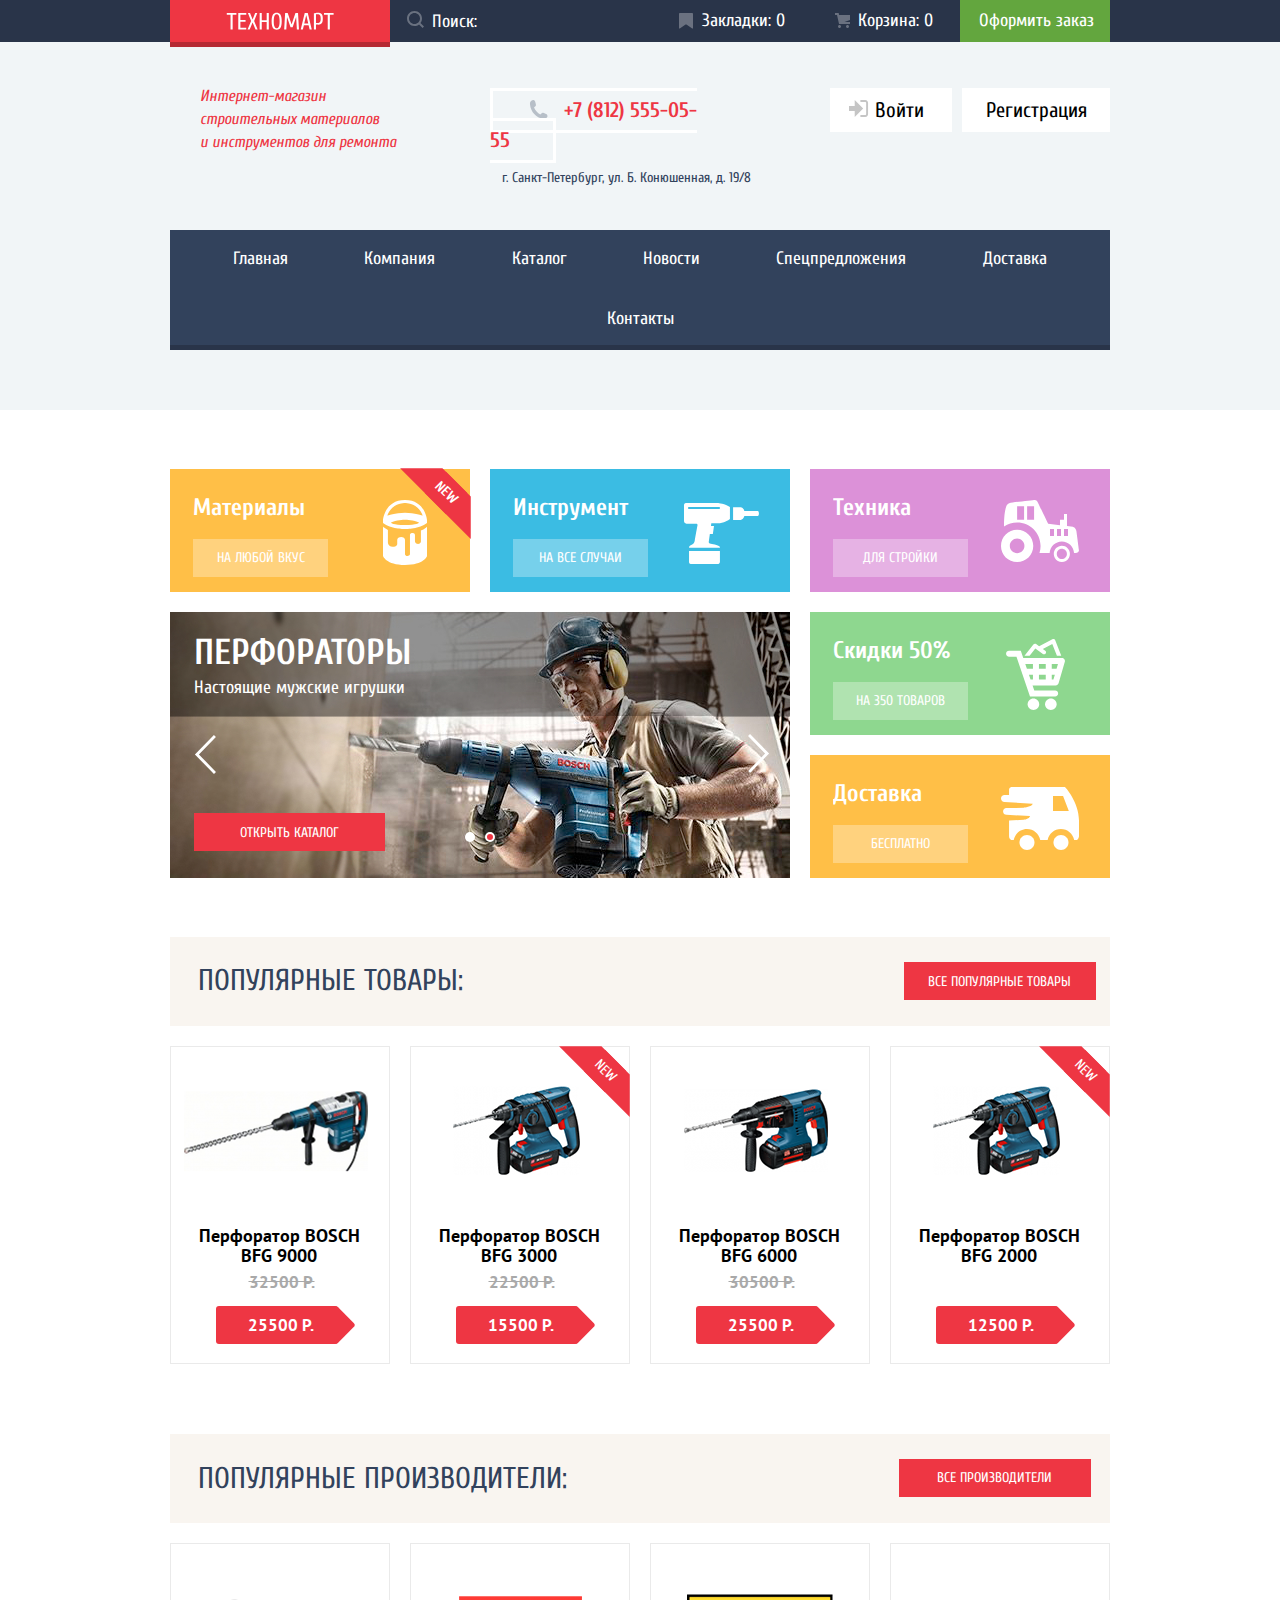
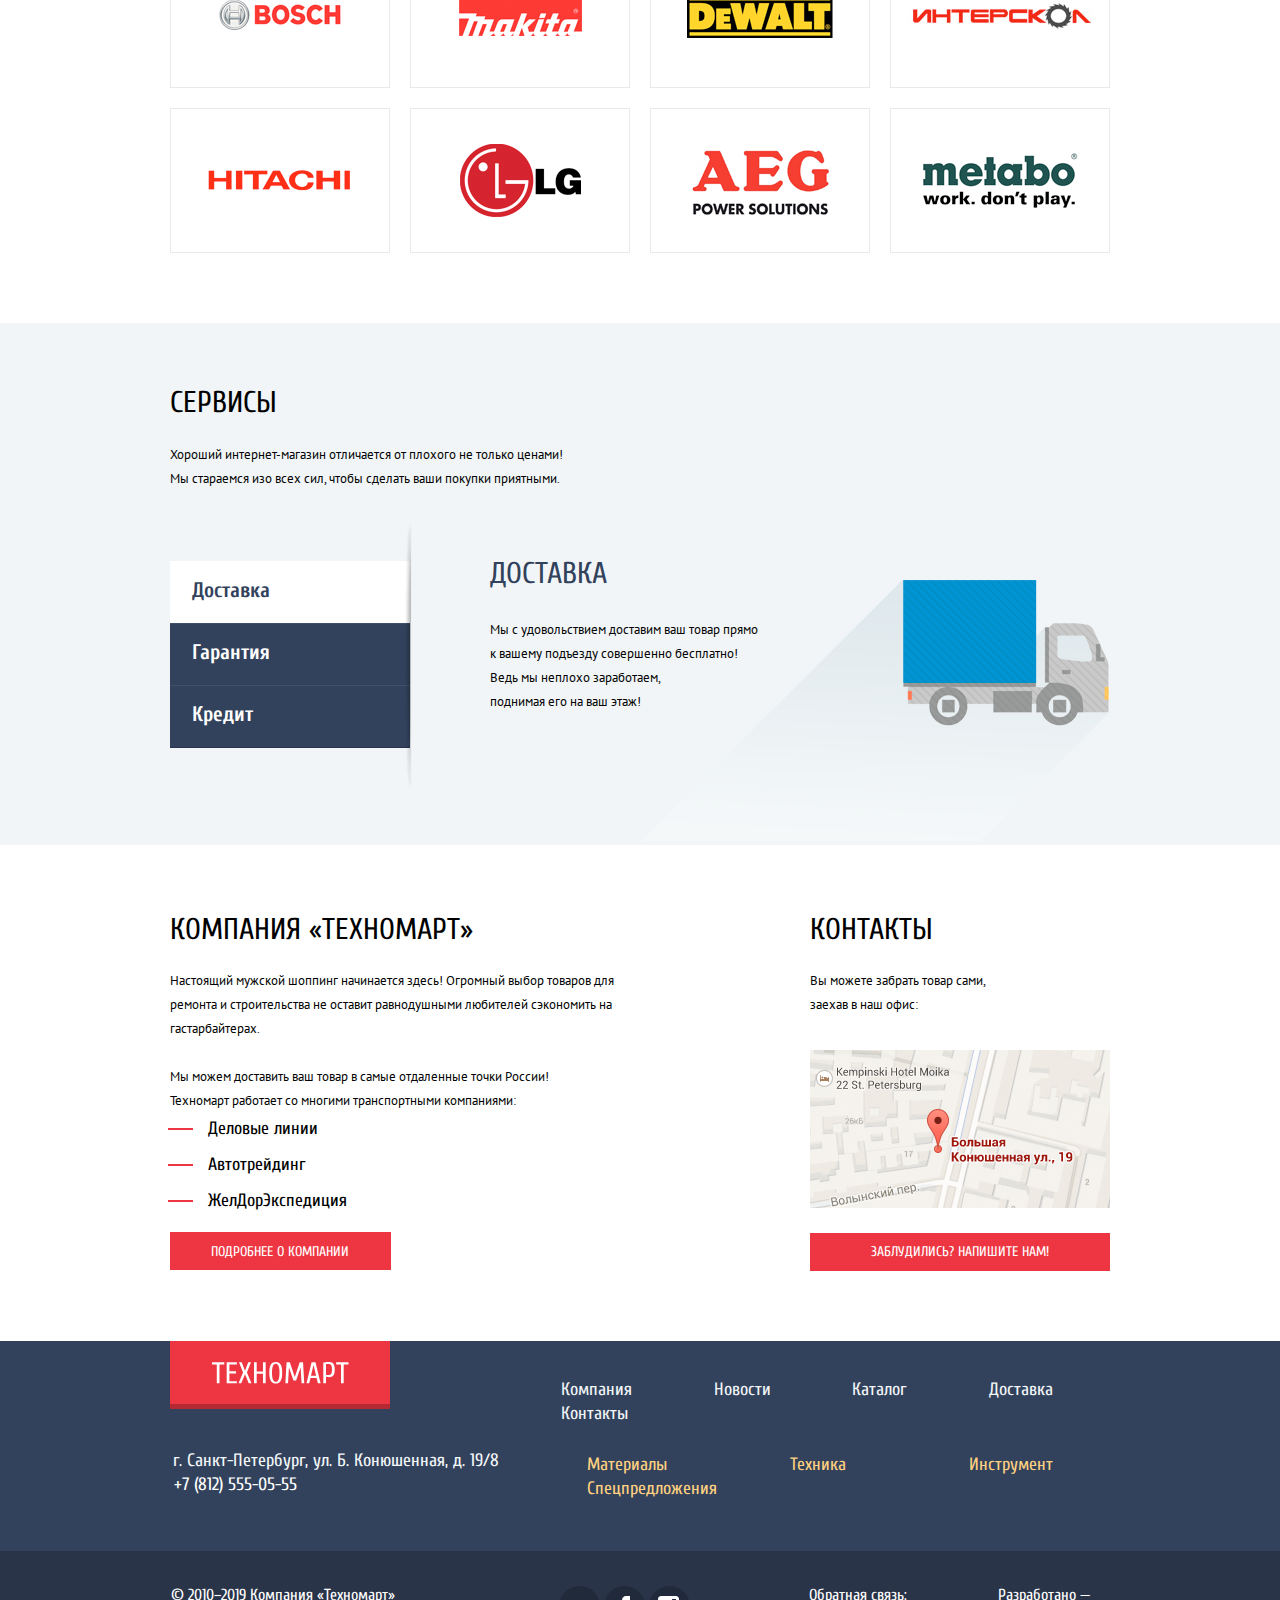
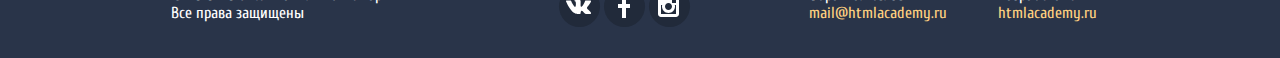
<file: index.html>
<!DOCTYPE html>
<html class="page" lang="ru">
  <head>
    <meta charset="UTF-8">
    <title>Интернет-магазин строительных материалов «Техномарт»</title>
    <link href="https://fonts.googleapis.com/css2?family=Cuprum:ital,wght@0,400;0,700;1,400&family=PT+Sans:wght@400;700&display=swap" rel="stylesheet">
    <link href="css/normalize.css" rel="stylesheet">
    <link href="css/style.min.css" rel="stylesheet">
  </head>
  <body class="page-body">

    <header class="main-header">
      <div class="main-header-top"> 
        <div class="container">
          <div class="main-header-top-left">
            <a href="#!" class="logo">
              <img src="img/logo.svg" width="108" height="18" alt="Логотип интернет-магазин строительных материалов «Техномарт»">
            </a>
            <form action="#" method="post" class="search">
              <label class="visually-hidden" for="search">Поиск по сайту</label>
              <input type="search" placeholder="Поиск:" name="search" id="search" class="search-field">
              <svg width="17" height="17" viewBox="0 0 17 17" fill="none" xmlns="http://www.w3.org/2000/svg" class="search-icon" aria-hidden="true" focusable="false">
                <path fill-rule="evenodd" clip-rule="evenodd" d="M13.458 12.044L17 15.586L15.586 17L12.044 13.458C10.782 14.421 9.21 15 7.5 15C3.35786 15 0 11.6421 0 7.5C0 3.35786 3.35786 0 7.5 0C11.6421 0 15 3.35786 15 7.5C15.0001 9.14309 14.4581 10.7403 13.458 12.044ZM7.5 2C4.467 2 2 4.467 2 7.5C2.00331 10.5362 4.4638 12.9967 7.5 13C10.532 13 13 10.532 13 7.5C13 4.467 10.532 2 7.5 2Z" fill="white"/>
              </svg>
            </form>
          </div>
          <div class="main-header-top-right">
            <a href="blank.html" class="header-button bookmark" aria-label="Перейти на страницу закладки">
              <svg width="14" height="16" viewBox="0 0 14 16" fill="none" xmlns="http://www.w3.org/2000/svg" aria-hidden="true" focusable="false">
                <path d="M14 15C14 15.55 13.632 15.741 13.182 15.426L7.819 11.661C7.369 11.346 6.632 11.346 6.182 11.661L0.818 15.426C0.368 15.741 0 15.55 0 15V1C0 0.45 0.45 0 1 0H13C13.55 0 14 0.45 14 1V15Z" fill="white"/>
              </svg>
              <span>Закладки: <span class="bookmark-count">0</span></span>
            </a>
            <a href="blank.html" class="header-button cart" aria-label="Перейти на страницу корзина">
              <svg width="15" height="15" viewBox="0 0 15 15" fill="none" xmlns="http://www.w3.org/2000/svg" aria-hidden="true" focusable="false">
                <path d="M4.5 15C5.32843 15 6 14.3284 6 13.5C6 12.6716 5.32843 12 4.5 12C3.67157 12 3 12.6716 3 13.5C3 14.3284 3.67157 15 4.5 15Z" fill="white"/>
                <path d="M12.5 15C13.3284 15 14 14.3284 14 13.5C14 12.6716 13.3284 12 12.5 12C11.6716 12 11 12.6716 11 13.5C11 14.3284 11.6716 15 12.5 15Z" fill="white"/>
                <path d="M15 2H4.07L3.648 0H0V2H2.031L4.016 11H15V9H9.441L15 6.951V2Z" fill="white"/>
              </svg>
              <span>Корзина: <span class="cart-count">0</span></span>
            </a>
            <a href="blank.html" class="order-button">Оформить заказ</a>
          </div>
        </div>
      </div>
      <div class="main-header-bottom">
        <div class="main-header-block">
          <div class="header-subtitle">
            <i>
              Интернет-магазин<br>
              строительных материалов<br>
              и инструментов для ремонта
            </i>
          </div>
          <div class="header-contacts">
            <a class="header-phone" href="tel:+78125550555">+7 (812) 555-05-55</a>
            <p class="header-address">г. Санкт-Петербург, ул. Б. Конюшенная, д. 19/8</p>
          </div>
          <div class="authorization">
            <a href="blank.html" class="authorization-button login">
              <svg width="20" height="17" viewBox="0 0 20 17" fill="none" xmlns="http://www.w3.org/2000/svg" class="authorization-icon" aria-hidden="true" focusable="false">
                <path d="M14.1667 8.5L5.71429 0V6H0V11H5.71429V17L14.1667 8.5Z" fill="#C5C5C5"/>
                <path d="M16.1771 15.01H11.3895V17H16.1771C18.2514 17 19.0381 15.19 19.0619 13.974V3.028C19.0381 1.811 18.2514 0 16.1771 0H11.3895V1.99H16.1771C16.9762 1.99 17.1219 2.671 17.1391 3.047V13.951C17.1229 14.327 16.9762 15.01 16.1771 15.01Z" fill="#C5C5C5"/>
              </svg>
              <span>Войти</span>
            </a>
            <a href="blank.html" class="authorization-button registration">Регистрация</a>
          </div>
        </div>
        <nav class="main-menu">
          <ul class="site-navigation">
            <li class="site-navigation-item">
              <a href="#!">Главная</a>
            </li>
            <li class="site-navigation-item">
              <a href="blank.html">Компания</a>
            </li>
            <li class="site-navigation-item">
              <a href="catalog.html">Каталог</a>
            </li>
            <li class="site-navigation-item">
              <a href="blank.html">Новости</a>
            </li>
            <li class="site-navigation-item">
              <a href="blank.html">Спецпредложения</a>
            </li>
            <li class="site-navigation-item">
              <a href="blank.html">Доставка</a>
            </li>
            <li class="site-navigation-item">
              <a href="blank.html">Контакты</a>
            </li>
          </ul>
        </nav>
      </div>
    </header>

    <main>
      <h1 class="visually-hidden">Интернет-магазин строительных материалов «Техномарт»</h1>
      <div class="container">
        <section class="features">
          <h2 class="visually-hidden">Aссортимент и акции</h2>
          <ul class="features-list">
            <li class="features-item">
              <span class="features-item-name">Материалы</span>
              <a href="blank.html" class="features-button" aria-label="Перейти на страницу каталога с материалами">На любой вкус</a>
              <span class="new-label">new</span>
            </li>
            <li class="features-item">
              <span class="features-item-name">Инструмент</span>
              <a href="blank.html" class="features-button" aria-label="Перейти на страницу каталога с инструментами">на все случаи</a>
            </li>
            <li class="features-item">
              <span class="features-item-name">Техника</span>
              <a href="blank.html" class="features-button" aria-label="Перейти на страницу каталога с техникой">Для стройки</a>
            </li>
            <li class="features-item">
              <span class="features-item-name">Скидки 50%</span>
              <a href="blank.html" class="features-button" aria-label="Перейти на страницу каталога с товарами со скидкой">На 350 товаров</a>
            </li>
            <li class="features-item">
              <span class="features-item-name">Доставка</span> 
              <a href="blank.html" class="features-button" aria-label="Перейти на страницу доставки">Бесплатно</a>
            </li>
          </ul>
          <div class="features-slider">
            <ul class="features-slider-list">
              <li class="features-slider-item">
                <div class="features-slider-content">
                <h3 class="features-slider-title">Дрели</h3>
                <p class="features-slider-subtitle">Соседям на радость!</p>
                </div>
                <a href="catalog.html" class="button features-slider-button">Открыть каталог</a>
                <img src="img/slide-2.jpg" width="620" height="266" alt="Слайд дрели">
              </li>
              <li class="features-slider-item active-slide">
                <div class="features-slider-content">
                  <h3 class="features-slider-title">Перфораторы</h3>
                  <p class="features-slider-subtitle">Настоящие мужские игрушки</p>
                </div>
                <a href="catalog.html" class="button features-slider-button">Открыть каталог</a>
                <img src="img/slide-1.jpg" width="620" height="266" alt="Слайд перфораторы">
              </li>
            </ul>
            <button type="button" class="features-slider-arrow-right" aria-label="Перелистнуть слайд вправо"></button>
            <button type="button" class="features-slider-arrow-left" aria-label="Перелистнуть слайд влево"></button>
            <span class="features-slider-dots">
              <span class="features-slider-dot"></span>
              <span class="features-slider-dot active"></span>
            </span> 
          </div>
        </section>

        <section class="catalog">
          <div class="section-header">
            <h2 class="title">Популярные товары:</h2>
            <a href="blank.html" class="button">Все популярные товары</a>    
          </div>  
          <ul class="catalog-list">
            <li class="catalog-item" tabindex="0">
              <div class="catalog-image">
                <img src="img/bosch-bfg-9000.png" width="184" height="164" alt="Перфоратор BOSCH  BFG 9000">
              </div>
              <div class="catalog-buttons">
                <button type="button" class="catalog-button catalog-button-buy" aria-label="Добавить перфоратор BOSCH BFG 9000 в корзину">
                  <svg width="15" height="15" viewBox="0 0 15 15" fill="none" xmlns="http://www.w3.org/2000/svg" class="button-buy-icon" aria-hidden="true" focusable="false">
                    <path d="M4.5 15C5.32843 15 6 14.3284 6 13.5C6 12.6716 5.32843 12 4.5 12C3.67157 12 3 12.6716 3 13.5C3 14.3284 3.67157 15 4.5 15Z" fill="white"/>
                    <path d="M12.5 15C13.3284 15 14 14.3284 14 13.5C14 12.6716 13.3284 12 12.5 12C11.6716 12 11 12.6716 11 13.5C11 14.3284 11.6716 15 12.5 15Z" fill="white"/>
                    <path d="M15 2H4.07L3.648 0H0V2H2.031L4.016 11H15V9H9.441L15 6.951V2Z" fill="white"/>
                  </svg>
                  <span>Купить</span>
                </button>
                <button type="button" class="catalog-button catalog-button-bookmark" aria-label="Добавить перфоратор BOSCH BFG 9000 в закладки">В закладки</button>
              </div>
              <div class="catalog-block">
                <h3 class="catalog-item-name">Перфоратор BOSCH BFG 9000</h3>
                <s class="price-before">32500 Р.</s>
                <p class="price-after">25500 Р.</p>
              </div>
            </li>
            <li class="catalog-item" tabindex="0">
              <div class="catalog-image">
                <img src="img/bosch-bfg-3000.png" width="127" height="112" alt="Перфоратор BOSCH  BFG 3000">
              </div>
              <div class="catalog-buttons">
                <button type="button" class="catalog-button catalog-button-buy" aria-label="Добавить перфоратор BOSCH BFG 3000 в корзину">
                  <svg width="15" height="15" viewBox="0 0 15 15" fill="none" xmlns="http://www.w3.org/2000/svg" class="button-buy-icon" aria-hidden="true" focusable="false">
                    <path d="M4.5 15C5.32843 15 6 14.3284 6 13.5C6 12.6716 5.32843 12 4.5 12C3.67157 12 3 12.6716 3 13.5C3 14.3284 3.67157 15 4.5 15Z" fill="white"/>
                    <path d="M12.5 15C13.3284 15 14 14.3284 14 13.5C14 12.6716 13.3284 12 12.5 12C11.6716 12 11 12.6716 11 13.5C11 14.3284 11.6716 15 12.5 15Z" fill="white"/>
                    <path d="M15 2H4.07L3.648 0H0V2H2.031L4.016 11H15V9H9.441L15 6.951V2Z" fill="white"/>
                  </svg>
                  <span>Купить</span>
                </button>
                <button type="button" class="catalog-button catalog-button-bookmark" aria-label="Добавить перфоратор BOSCH BFG 3000 в закладки">В закладки</button>
              </div>
              <div class="catalog-block">
                <h3 class="catalog-item-name">Перфоратор BOSCH BFG 3000</h3>
                <s class="price-before">22500 Р.</s>
                <p class="price-after">15500 Р.</p>
              </div>
              <span class="new-label">new</span>
            </li>
            <li class="catalog-item" tabindex="0">
              <div class="catalog-image">
                <img src="img/bosch-bfg-6000.png" width="144" height="128" alt="Перфоратор BOSCH  BFG 6000">
              </div>
              <div class="catalog-buttons">
                <button type="button" class="catalog-button catalog-button-buy" aria-label="Добавить перфоратор BOSCH BFG 6000 в корзину">
                  <svg width="15" height="15" viewBox="0 0 15 15" fill="none" xmlns="http://www.w3.org/2000/svg" class="button-buy-icon" aria-hidden="true" focusable="false">
                    <path d="M4.5 15C5.32843 15 6 14.3284 6 13.5C6 12.6716 5.32843 12 4.5 12C3.67157 12 3 12.6716 3 13.5C3 14.3284 3.67157 15 4.5 15Z" fill="white"/>
                    <path d="M12.5 15C13.3284 15 14 14.3284 14 13.5C14 12.6716 13.3284 12 12.5 12C11.6716 12 11 12.6716 11 13.5C11 14.3284 11.6716 15 12.5 15Z" fill="white"/>
                    <path d="M15 2H4.07L3.648 0H0V2H2.031L4.016 11H15V9H9.441L15 6.951V2Z" fill="white"/>
                  </svg>
                  <span>Купить</span>
                </button>
                <button type="button" class="catalog-button catalog-button-bookmark" aria-label="Добавить перфоратор BOSCH BFG 6000 в закладки">В закладки</button>
              </div>
              <div class="catalog-block">
                <h3 class="catalog-item-name">Перфоратор BOSCH BFG 6000</h3>
                <s class="price-before">30500 Р.</s>
                <p class="price-after">25500 Р.</p>
              </div>
            </li> 
            <li class="catalog-item" tabindex="0">
              <div class="catalog-image">
                <img src="img/bosch-bfg-3000.png" width="127" height="112" alt="Перфоратор BOSCH  BFG 2000">
              </div>
              <div class="catalog-buttons">
                <button type="button" class="catalog-button catalog-button-buy" aria-label="Добавить перфоратор BOSCH BFG 2000 в корзину">
                  <svg width="15" height="15" viewBox="0 0 15 15" fill="none" xmlns="http://www.w3.org/2000/svg" class="button-buy-icon" aria-hidden="true" focusable="false">
                    <path d="M4.5 15C5.32843 15 6 14.3284 6 13.5C6 12.6716 5.32843 12 4.5 12C3.67157 12 3 12.6716 3 13.5C3 14.3284 3.67157 15 4.5 15Z" fill="white"/>
                    <path d="M12.5 15C13.3284 15 14 14.3284 14 13.5C14 12.6716 13.3284 12 12.5 12C11.6716 12 11 12.6716 11 13.5C11 14.3284 11.6716 15 12.5 15Z" fill="white"/>
                    <path d="M15 2H4.07L3.648 0H0V2H2.031L4.016 11H15V9H9.441L15 6.951V2Z" fill="white"/>
                  </svg>
                  <span>Купить</span>
                </button>
                <button type="button" class="catalog-button catalog-button-bookmark" aria-label="Добавить перфоратор BOSCH BFG 2000 в закладки">В закладки</button>
              </div>
              <div class="catalog-block">
                <h3 class="catalog-item-name">Перфоратор BOSCH BFG 2000</h3>
                <s class="price-before"></s>
                <p class="price-after">12500 Р.</p>
              </div>
              <span class="new-label">new</span>
            </li>
          </ul>
        </section>

        <section class="manufacturers">
          <div class="section-header">
            <h2 class="title">Популярные производители:</h2>
            <a href="blank.html" class="button">Все производители</a>
          </div>
          <ul class="manufacturers-list">
            <li class="manufacturers-item">
              <a href="blank.html">
                <img src="img/bosch.png" width="126" height="37" alt="Логотип производителя BOSCH">
              </a>
            </li>
            <li class="manufacturers-item">
              <a href="blank.html">
                <img src="img/makita.png" width="123" height="40" alt="Логотип производителя Makita">
              </a>
            </li>
            <li class="manufacturers-item">
              <a href="blank.html">
                <img src="img/dewalt.png" width="146" height="44" alt="Логотип производителя DeWALT">
              </a>
            </li>
            <li class="manufacturers-item">
              <a href="blank.html">
                <img src="img/interscol.png" width="200" height="76" alt="Логотип производителя ИНТЕРСКОЛ">
              </a>
            </li>
            <li class="manufacturers-item">
              <a href="blank.html">
                <img src="img/hitachi.png" width="169" height="31" alt="Логотип производителя HITACHI">
              </a>
            </li>
            <li class="manufacturers-item">
              <a href="blank.html">
                <img src="img/lg.png" width="121" height="73" alt="Логотип производителя LG">
              </a>
            </li>
            <li class="manufacturers-item">
              <a href="blank.html">
                <img src="img/aeg.png" width="151" height="96" alt="Логотип производителя AEG">
              </a>
            </li>
            <li class="manufacturers-item">
              <a href="blank.html">
                <img src="img/metabo.png" width="204" height="69" alt="Логотип производителя metabo">
              </a>
            </li>
          </ul>
        </section>
      </div>
      <section class="services">
        <div class="container">
          <div class="services-header">
            <h2 class="title title-black">Сервисы</h2>
            <p class="services-header-text">Хороший интернет-магазин отличается от плохого не только ценами!
              Мы стараемся изо всех сил, чтобы сделать ваши покупки приятными.
            </p>
          </div>
          <div class="services-slider">
            <div class="services-slider-buttons">
              <button class="services-slider-button active">Доставка</button>
              <button class="services-slider-button">Гарантия</button>
              <button class="services-slider-button">Кредит</button>
            </div>
            <div class="services-slider-items services-slider-item-first services-slider-active">
              <div class="services-slider-content">
                <h3 class="title">Доставка</h3>
                <p class="services-slider-text">Мы с удовольствием доставим ваш товар прямо<br>
                  к вашему подъезду совершенно бесплатно!<br>
                  Ведь мы неплохо заработаем,<br>
                  поднимая его на ваш этаж!
                </p>
              </div>
              <div class="services-slider-img"></div>
            </div>
            <div class="services-slider-items services-slider-item-second">
              <div class="services-slider-content">
                <h3 class="title">Гарантия</h3>
                <p class="services-slider-text">Если купленный у нас товар поломается или заискрит,<br>
                а также в случае пожара, спровоцированного его возгоранием,  вы всегда можете быть уверены   в нашей гарантии. Мы обменяем сгоревший товар на новый.<br> Дом уж восстановите как-нибудь сами.</p> 
              </div>
              <div class="services-slider-img"></div>
            </div>
            <div class="services-slider-items services-slider-item-third">
              <div class="services-slider-content">
                <h3 class="title">Кредит</h3>
                <p class="services-slider-text">Залезть в долговую яму стало проще!<br> Кредитные консультанты придут вам на помощь.</p> 
                <a href="blank.html" class="button">Отправить заявку</a>
              </div>
              <div class="services-slider-img"></div>
            </div>
          </div>  
        </div>
      </section>

      <div class="container">
        <section class="about">
          <section class="benefits">
            <h2 class="title title-black">компания «ТЕХНОМАРТ»</h2>
            <p>
              Настоящий мужской шоппинг начинается здесь! Огромный выбор товаров для ремонта и строительства не оставит равнодушными любителей сэкономить на гастарбайтерах.
            </p>
            <p class="benefits-text">
              Мы можем доставить ваш товар в самые отдаленные точки России!<br>
              Техномарт работает со многими транспортными компаниями:
            </p>
            <ul class="benefits-list">
              <li class="benefits-item">Деловые линии</li>
              <li class="benefits-item">Автотрейдинг</li>
              <li class="benefits-item">ЖелДорЭкспедиция</li>
            </ul>
            <a href="blank.html" class="button">Подробнее о компании</a>
          </section>
          <section class="contacts">
            <h2 class="title title-black">Контакты</h2>
            <p class="contacts-text">
              Вы можете забрать товар сами, 
              заехав в наш офис:
            </p>
            <a href="https://www.google.ru/maps/place/%D0%91%D0%BE%D0%BB%D1%8C%D1%88%D0%B0%D1%8F+%D0%9A%D0%BE%D0%BD%D1%8E%D1%88%D0%B5%D0%BD%D0%BD%D0%B0%D1%8F+%D1%83%D0%BB.,+19%2F8,+%D0%A1%D0%B0%D0%BD%D0%BA%D1%82-%D0%9F%D0%B5%D1%82%D0%B5%D1%80%D0%B1%D1%83%D1%80%D0%B3,+191186/@59.9387192,30.3208587,17z/data=!3m1!4b1!4m5!3m4!1s0x4696310fca145cc1:0x42b32648d8238007!8m2!3d59.9387165!4d30.3230474" class="contacts-map">
              <img src="img/map.jpg" width="300" height="158" alt="Магазин «Техномарт» по адресу ул. Большая Конюшенная 19/8, Санкт-Петербург">
            </a>
            <a href="form.html" class="button button-feedback">Заблудились? Напишите нам!</a>
          </section>
        </section>
      </div>
      
    </main>

    <footer class="main-footer">
      <div class="main-footer-top">
        <div class="container">
          <div class="main-footer-top-first">
            <a href="#!" class="logo">
              <img src="img/logo.svg" width="138" height="23" alt="Логотип интернет-магазин строительных материалов «Техномарт»">
            </a>
            <ul class="footer-navigation-list">
              <li class="footer-navigation-item">
                <a href="blank.html">Компания</a>
              </li>
              <li class="footer-navigation-item">
                <a href="blank.html">Новости</a>
              </li>
              <li class="footer-navigation-item">
                <a href="catalog.html">Каталог</a>
              </li>
              <li class="footer-navigation-item">
                <a href="blank.html">Доставка</a>
              </li>
              <li class="footer-navigation-item">
                <a href="blank.html">Контакты</a>
              </li>
            </ul>
          </div>
          <div class="main-footer-top-second">
            <p class="footer-address">
              <span>г. Санкт-Петербург, ул. Б. Конюшенная, д. 19/8</span>
              <a href="tel:+78125550555">+7 (812) 555-05-55 </a>
             </p>
            <ul class="footer-navigation-list">
              <li class="footer-navigation-item">
                <a href="blank.html">Материалы</a>
              </li>
              <li class="footer-navigation-item">
                <a href="blank.html">Техника</a>
              </li>
              <li class="footer-navigation-item">
                <a href="blank.html">Инструмент</a>
              </li>
              <li class="footer-navigation-item">
                <a href="blank.html">Спецпредложения</a>
              </li>
            </ul>
          </div> 
        </div> 
      </div> 
      <div class="main-footer-bottom">
        <div class="container">
          <p class="copyright">
            © 2010–2019 Компания «Техномарт»<br>
            Все права защищены
          </p>
          <ul class="social-list">
            <li class="social-link-item">
              <a href="blank.html" class="social-link social-link-vk">
                <span class="visually-hidden">Вконтакте</span>
              </a>
            </li>
            <li class="social-link-item">
              <a href="blank.html" class="social-link social-link-fb">
                <span class="visually-hidden">Фейсбук</span>
              </a>
            </li>
            <li class="social-link-item">
              <a href="blank.html" class="social-link social-link-instagram">
                <span class="visually-hidden">Инстаграм</span>
              </a>
            </li>
          </ul>
          <div class="about-block">
            <p class="feedback">
              <span>Обратная связь:</span>
              <a href="mailto:mail@htmlacademy.ru" aria-label="Написать письмо разрабочику">mail@htmlacademy.ru</a>
            </p>
            <p class="author">
              <span>Разработано —</span>
              <a href="https://htmlacademy.ru/intensive/htmlcss" aria-label="Перейти на сайт разработчика">htmlacademy.ru</a>
            </p>
        </div>
        </div>
      </div>
    </footer>

    <section class="modal modal-feedback">
      <h2 class="visually-hidden">Форма обратной связи</h2>
      <form action="https://echo.htmlacademy.ru/" method="post" class="feedback-form">
        <div class="feedback-form-container">
          <p class="feedback-form-item">
            <label class="feedback-form-label" for="feedback-name">Ваше имя:</label>
            <input class="feedback-form-field feedback-field-name" id="feedback-name" type="text" name="name" placeholder="Имя Фамилия">
          </p>
          <p class="feedback-form-item">
            <label class="feedback-form-label" for="feedback-email">Ваш e-mail:</label>
            <input class="feedback-form-field feedback-field-email" id="feedback-email" type="email" name="email" placeholder="email@example.com">
          </p>
          <p class="feedback-form-item">
            <label class="feedback-form-label" for="feedback-message">Текст письма:</label>
            <textarea class="feedback-form-field feedback-field-message" id="feedback-message" name="message">В свободной форме</textarea>
          </p>
        </div>
        <div class="modal-buttons">
          <button class="button" type="submit">Отправить</button>
        </div>
      </form>
      <button class="modal-close" type="button" aria-label="Закрыть"></button>
    </section>

    <section class="modal modal-map">
      <h2 class="visually-hidden">Схема проезда</h2>
      <iframe src="https://www.google.com/maps/embed?pb=!1m18!1m12!1m3!1d1998.603625305689!2d30.32085335189572!3d59.93871916896493!2m3!1f0!2f0!3f0!3m2!1i1024!2i768!4f13.1!3m3!1m2!1s0x4696310fca145cc1%3A0x42b32648d8238007!2z0JHQvtC70YzRiNCw0Y8g0JrQvtC90Y7RiNC10L3QvdCw0Y8g0YPQuy4sIDE5LzgsINCh0LDQvdC60YIt0J_QtdGC0LXRgNCx0YPRgNCzLCAxOTExODY!5e0!3m2!1sru!2sru!4v1602667386453!5m2!1sru!2sru" width="943" height="449" style="border:0;" allowfullscreen aria-hidden="false" title="Магазин «Техномарт» по адресу ул. Большая Конюшенная 19/8, Санкт-Петербург"></iframe>
      <button class="modal-close" type="button" aria-label="Закрыть"></button>
    </section>

  <script src="js/main.min.js"></script>

  </body>
</html>
</file>
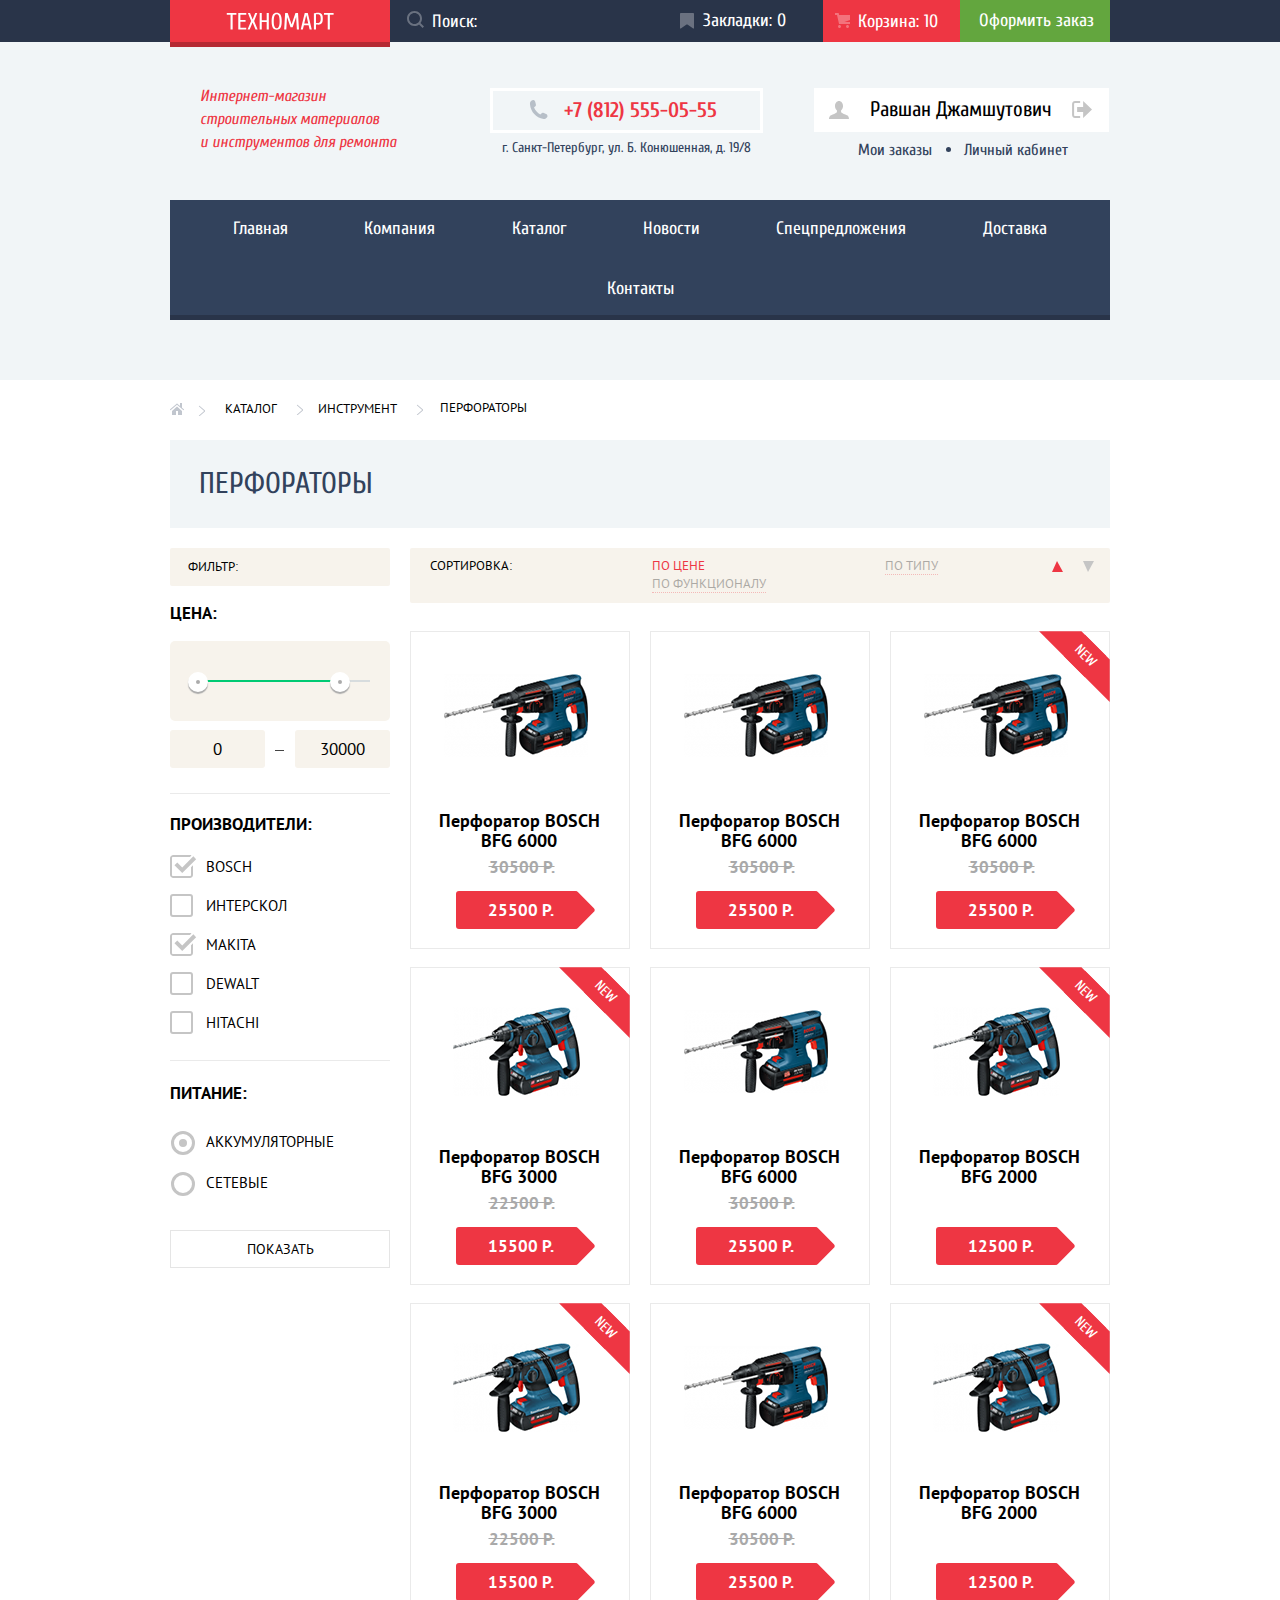
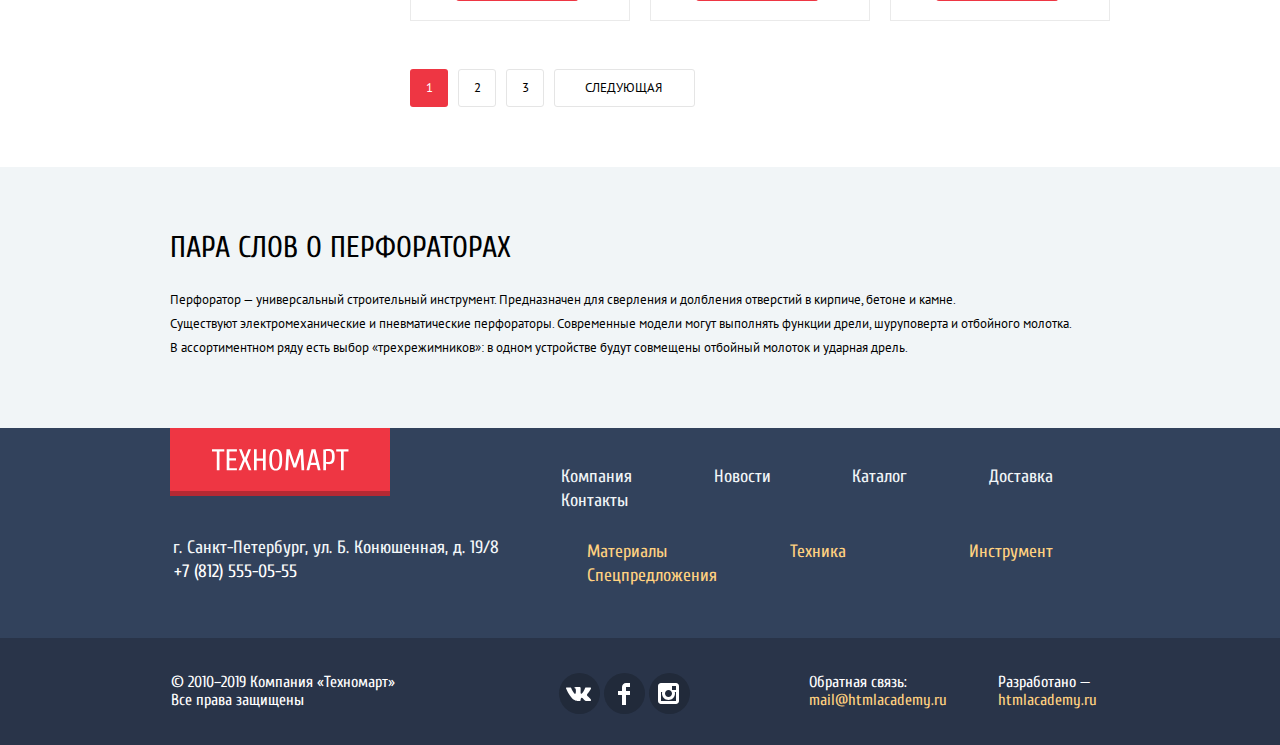
<file: catalog.html>
<!DOCTYPE html>
<html class="page" lang="ru">
  <head>
    <meta charset="UTF-8">
    <title>Интернет-магазин строительных материалов «Техномарт»</title>
    <link href="https://fonts.googleapis.com/css2?family=Cuprum:ital,wght@0,400;0,700;1,400&family=PT+Sans:wght@400;700&display=swap" rel="stylesheet">
    <link href="css/normalize.css" rel="stylesheet">
    <link href="css/style.min.css" rel="stylesheet">
  </head>
  <body class="page-body inner-page">

    <header class="main-header">
      <div class="main-header-top"> 
        <div class="container">
          <div class="main-header-top-left">
            <a href="index.html" class="logo">
              <img src="img/logo.svg" width="108" height="18" alt="Логотип интернет-магазин строительных материалов «Техномарт»">
            </a>
            <form action="#" method="post" class="search">
              <label class="visually-hidden" for="search">Поиск по сайту</label>
              <input type="search" placeholder="Поиск:" name="search" id="search" class="search-field">
              <svg width="17" height="17" viewBox="0 0 17 17" fill="none" xmlns="http://www.w3.org/2000/svg" class="search-icon" aria-hidden="true" focusable="false">
                <path fill-rule="evenodd" clip-rule="evenodd" d="M13.458 12.044L17 15.586L15.586 17L12.044 13.458C10.782 14.421 9.21 15 7.5 15C3.35786 15 0 11.6421 0 7.5C0 3.35786 3.35786 0 7.5 0C11.6421 0 15 3.35786 15 7.5C15.0001 9.14309 14.4581 10.7403 13.458 12.044ZM7.5 2C4.467 2 2 4.467 2 7.5C2.00331 10.5362 4.4638 12.9967 7.5 13C10.532 13 13 10.532 13 7.5C13 4.467 10.532 2 7.5 2Z" fill="white"/>
              </svg>
            </form>
          </div>
          <div class="main-header-top-right">
            <a href="blank.html" class="header-button bookmark" aria-label="Перейти на страницу закладки">
              <svg width="14" height="16" viewBox="0 0 14 16" fill="none" xmlns="http://www.w3.org/2000/svg" aria-hidden="true" focusable="false">
                <path d="M14 15C14 15.55 13.632 15.741 13.182 15.426L7.819 11.661C7.369 11.346 6.632 11.346 6.182 11.661L0.818 15.426C0.368 15.741 0 15.55 0 15V1C0 0.45 0.45 0 1 0H13C13.55 0 14 0.45 14 1V15Z" fill="white"/>
              </svg>
              <span>Закладки: <span class="bookmark-count">0</span></span>
            </a>
            <a href="blank.html" class="header-button cart cart-active" aria-label="Перейти на страницу корзина">
              <svg width="15" height="15" viewBox="0 0 15 15" fill="none" xmlns="http://www.w3.org/2000/svg" aria-hidden="true" focusable="false">
                <path d="M4.5 15C5.32843 15 6 14.3284 6 13.5C6 12.6716 5.32843 12 4.5 12C3.67157 12 3 12.6716 3 13.5C3 14.3284 3.67157 15 4.5 15Z" fill="white"/>
                <path d="M12.5 15C13.3284 15 14 14.3284 14 13.5C14 12.6716 13.3284 12 12.5 12C11.6716 12 11 12.6716 11 13.5C11 14.3284 11.6716 15 12.5 15Z" fill="white"/>
                <path d="M15 2H4.07L3.648 0H0V2H2.031L4.016 11H15V9H9.441L15 6.951V2Z" fill="white"/>
              </svg>
              <span>Корзина: <span class="cart-count">10</span></span>
            </a>
            <a href="blank.html" class="order-button">Оформить заказ</a>
          </div>
        </div>
      </div>
      <div class="main-header-bottom">
        <div class="main-header-block">
          <div class="header-subtitle">
            <i>
              Интернет-магазин<br>
              строительных материалов<br>
              и инструментов для ремонта
            </i>
          </div>
          <div class="header-contacts">
            <a class="header-phone" href="tel:+78125550555">+7 (812) 555-05-55</a>
            <p class="header-address">г. Санкт-Петербург, ул. Б. Конюшенная, д. 19/8</p>
          </div>
          <div class="authorization authorization-user">
            <div class="user-block">
              <a href="blank.html" class="user-name" aria-label="Перейти в личный кабинет">
                <svg width="20" height="18" viewBox="0 0 20 18" fill="none" xmlns="http://www.w3.org/2000/svg" class="authorization-icon" aria-hidden="true" focusable="false">
                  <path d="M17.881 14.166C15.737 13.431 13.625 12.5 12.674 11.776C12.017 11.275 11.904 10.158 12.157 9.361C13.275 8.458 14.021 6.884 14.021 5.083C14.021 2.276 12.221 0 10 0C7.77902 0 5.97901 2.276 5.97901 5.083C5.97901 6.884 6.72501 8.457 7.84201 9.36C8.09501 10.158 7.98302 11.275 7.32502 11.776C6.37502 12.5 4.26201 13.43 2.11801 14.166C-0.0259852 14.902 1.48343e-05 18 1.48343e-05 18H20C20 18 20.025 14.901 17.881 14.166Z" fill="#C5C5C5"/>
                </svg>
                <span>Равшан Джамшутович</span>
              </a>
              <a href="blank.html" class="logout" aria-label="Выйти из аккаунта">
                <svg width="20" height="17" viewBox="0 0 20 17" fill="none" xmlns="http://www.w3.org/2000/svg">
                  <path d="M20 8.5L11.125 0V6H5.125V11H11.125V17L20 8.5Z" fill="#C5C5C5"/>
                  <path d="M2.10591 13.952V3.048C2.12391 2.672 2.27691 1.991 3.11591 1.991H8.14291V0H3.11591C0.937914 0 0.111914 1.81 0.0869141 3.027V13.973C0.111914 15.189 0.937914 17 3.11591 17H8.14291V15.01H3.11591C2.27691 15.01 2.12391 14.327 2.10591 13.952Z" fill="#C5C5C5"/>
                </svg>
              </a>
            </div>
            <div class="user-links">
              <a href="blank.html" aria-label="Перейти на страницу с заказами">Мои заказы</a>
              <a href="blank.html" aria-label="Перейти в личный кабинет">Личный кабинет</a>
            </div> 
          </div>
        </div>
        <nav class="main-menu">
          <ul class="site-navigation">
            <li class="site-navigation-item">
              <a href="index.html">Главная</a>
            </li>
            <li class="site-navigation-item">
              <a href="blank.html">Компания</a>
            </li>
            <li class="site-navigation-item">
              <a href="#!">Каталог</a>
            </li>
            <li class="site-navigation-item">
              <a href="blank.html">Новости</a>
            </li>
            <li class="site-navigation-item">
              <a href="blank.html">Спецпредложения</a>
            </li>
            <li class="site-navigation-item">
              <a href="blank.html">Доставка</a>
            </li>
            <li class="site-navigation-item">
              <a href="blank.html">Контакты</a>
            </li>
          </ul>
        </nav>
      </div>
    </header>

    <main class="page-catalog">

      <div class="container">
        <ul class="breadcrumbs">
          <li class="breadcrumbs-item">
            <a href="index.html">
              <img src="img/icon-home.svg" width="14" height="12" alt="На главную">
            </a>
          </li>
          <li class="breadcrumbs-item">
            <a href="catalog.html">Каталог</a>
          </li>
          <li class="breadcrumbs-item">
            <a href="blank.html">Инструмент</a>
          </li>
          <li class="breadcrumbs-item">
            Перфораторы
          </li>
        </ul>
       <div class="section-header section-header-gray">
         <h1 class="title">Перфораторы</h1> 
       </div>

       <section class="content-block">
          <section class="filter content-title">
            <h2 class="catalog-title">Фильтр:</h2>

            <form class="filter-form" method="get" action="https://echo.htmlacademy.ru/" target="_blank">
              <fieldset class="filter-form-item range-filter-form">
                <legend class="filter-form-title">Цена:</legend>
                <div class="range-filter">
                  <div class="range-controls">
                    <div class="scale">
                      <div class="bar"></div>
                    </div>
                    <div class="toggle toggle-min" tabindex="0" aria-label="Изменить минимальное значение цены"></div>
                    <div class="toggle toggle-max" tabindex="0" aria-label="Изменить максимальное значание цены"></div>
                  </div>
                  <div class="price-controls">
                    <label class="min-price">
                      <input type="text" name="min-price" value="0">
                    </label>
                    <label class="max-price">
                      <input type="text" name="max-price" value="30000">
                    </label>
                  </div>
                </div>
              </fieldset>
              <fieldset class="filter-form-item checkbox-filter">
                <legend class="filter-form-title">Производители:</legend>
                <ul>
                  <li class="filter-option filter-checkbox">
                    <input class="visually-hidden filter-input-checkbox filter-input" type="checkbox" name="bosch" id="filter-bosch" checked>
                    <label for="filter-bosch">Bosch</label>
                  </li>
                  <li class="filter-option filter-checkbox">
                    <input class="visually-hidden filter-input-checkbox filter-input" type="checkbox" name="interskol" id="filter-interskol">
                    <label for="filter-interskol">Интерскол</label>
                  </li>
                  <li class="filter-option filter-checkbox">
                    <input class="visually-hidden filter-input-checkbox filter-input" type="checkbox" name="makita" id="filter-makita" checked>
                    <label for="filter-makita">Makita</label>
                  </li>
                  <li class="filter-option filter-checkbox">
                    <input class="visually-hidden filter-input-checkbox filter-input" type="checkbox" name="dewalt" id="filter-dewalt">
                    <label for="filter-dewalt">Dewalt</label>
                  </li>
                  <li class="filter-option filter-checkbox">
                    <input class="visually-hidden filter-input-checkbox filter-input" type="checkbox" name="hitachi" id="filter-hitachi">
                    <label for="filter-hitachi">Hitachi</label>
                  </li>
                </ul>
              </fieldset>
              <fieldset class="filter-form-item radio-filter">
                <legend class="filter-form-title">Питание:</legend>
                <ul>
                  <li class="filter-option filter-radio">
                    <input class="visually-hidden filter-input-radio filter-input" type="radio" name="product-group" value="accumulator" id="filter-accumulator" checked>
                    <label for="filter-accumulator">Аккумуляторные</label>
                  </li>
                  <li class="filter-option filter-radio">
                    <input class="visually-hidden filter-input-radio filter-input" type="radio" name="product-group" value="power" id="filter-power">
                    <label for="filter-power">Сетевые</label>
                  </li>
                </ul>
              </fieldset>
              <button type="submit" class="filter-button button">Показать</button>
          </form>
          </section>

          <section class="catalog">
            <div class="sort content-title">
              <p class="sort-title catalog-title">Сортировка:</p>
                <ul class="sort-block">
                  <li class="sort-option">
                    <a href="#!" class="sort-link sort-active">По цене</a>
                  </li>
                  <li class="sort-option">
                    <a href="#!" class="sort-link">По типу</a>
                  </li>
                  <li class="sort-option">
                    <a href="#!" class="sort-link">По функционалу</a>
                  </li>
                </ul>
              <div class="sort-control">
                <a href="#!" class="arrow-up active" aria-label="Сортировка по возрастанию"></a>
                <a href="#!" class="arrow-down" aria-label="Сортировка по убыванию"></a>
              </div>
            </div>
            <ul class="catalog-list">
              <li class="catalog-item" tabindex="0">
                <div class="catalog-image">
                  <img src="img/bosch-bfg-6000.png" width="144" height="128" alt="Перфоратор BOSCH  BFG 6000">
                </div>
                <div class="catalog-buttons">
                  <button type="button" class="catalog-button catalog-button-buy" aria-label="Добавить перфоратор BOSCH BFG 6000 в корзину">
                    <svg width="15" height="15" viewBox="0 0 15 15" fill="none" xmlns="http://www.w3.org/2000/svg" class="button-buy-icon">
                      <path d="M4.5 15C5.32843 15 6 14.3284 6 13.5C6 12.6716 5.32843 12 4.5 12C3.67157 12 3 12.6716 3 13.5C3 14.3284 3.67157 15 4.5 15Z" fill="white"/>
                      <path d="M12.5 15C13.3284 15 14 14.3284 14 13.5C14 12.6716 13.3284 12 12.5 12C11.6716 12 11 12.6716 11 13.5C11 14.3284 11.6716 15 12.5 15Z" fill="white"/>
                      <path d="M15 2H4.07L3.648 0H0V2H2.031L4.016 11H15V9H9.441L15 6.951V2Z" fill="white"/>
                    </svg>
                    <span>Купить</span>
                  </button>
                  <button type="button" class="catalog-button catalog-button-bookmark" aria-label="Добавить перфоратор BOSCH BFG 6000 в закладки">В закладки</button>
                </div>
                <div class="catalog-block">
                  <h3 class="catalog-item-name">Перфоратор BOSCH BFG 6000</h3>
                  <s class="price-before">30500 Р.</s>
                  <p class="price-after">25500 Р.</p>
                </div>
              </li>
              <li class="catalog-item" tabindex="0">
                <div class="catalog-image">
                  <img src="img/bosch-bfg-6000.png" width="144" height="128" alt="Перфоратор BOSCH  BFG 6000">
                </div>
                <div class="catalog-buttons">
                  <button type="button" class="catalog-button catalog-button-buy" aria-label="Добавить перфоратор BOSCH BFG 6000 в корзину">
                    <svg width="15" height="15" viewBox="0 0 15 15" fill="none" xmlns="http://www.w3.org/2000/svg" class="button-buy-icon">
                      <path d="M4.5 15C5.32843 15 6 14.3284 6 13.5C6 12.6716 5.32843 12 4.5 12C3.67157 12 3 12.6716 3 13.5C3 14.3284 3.67157 15 4.5 15Z" fill="white"/>
                      <path d="M12.5 15C13.3284 15 14 14.3284 14 13.5C14 12.6716 13.3284 12 12.5 12C11.6716 12 11 12.6716 11 13.5C11 14.3284 11.6716 15 12.5 15Z" fill="white"/>
                      <path d="M15 2H4.07L3.648 0H0V2H2.031L4.016 11H15V9H9.441L15 6.951V2Z" fill="white"/>
                    </svg>
                    <span>Купить</span>
                  </button>
                  <button type="button" class="catalog-button catalog-button-bookmark" aria-label="Добавить перфоратор BOSCH BFG 6000 в закладки">В закладки</button>
                </div>
                <div class="catalog-block">
                  <h3 class="catalog-item-name">Перфоратор BOSCH BFG 6000</h3>
                  <s class="price-before">30500 Р.</s>
                  <p class="price-after">25500 Р.</p>
                </div>
              </li>
              <li class="catalog-item" tabindex="0">
                <div class="catalog-image">
                  <img src="img/bosch-bfg-6000.png" width="144" height="128" alt="Перфоратор BOSCH  BFG 6000">
                </div>
                <div class="catalog-buttons">
                  <button type="button" class="catalog-button catalog-button-buy" aria-label="Добавить перфоратор BOSCH BFG 6000 в корзину">
                    <svg width="15" height="15" viewBox="0 0 15 15" fill="none" xmlns="http://www.w3.org/2000/svg" class="button-buy-icon">
                      <path d="M4.5 15C5.32843 15 6 14.3284 6 13.5C6 12.6716 5.32843 12 4.5 12C3.67157 12 3 12.6716 3 13.5C3 14.3284 3.67157 15 4.5 15Z" fill="white"/>
                      <path d="M12.5 15C13.3284 15 14 14.3284 14 13.5C14 12.6716 13.3284 12 12.5 12C11.6716 12 11 12.6716 11 13.5C11 14.3284 11.6716 15 12.5 15Z" fill="white"/>
                      <path d="M15 2H4.07L3.648 0H0V2H2.031L4.016 11H15V9H9.441L15 6.951V2Z" fill="white"/>
                    </svg>
                    <span>Купить</span>
                  </button>
                  <button type="button" class="catalog-button catalog-button-bookmark" aria-label="Добавить перфоратор BOSCH BFG 6000 в закладки">В закладки</button>
                </div>
                <div class="catalog-block">
                  <h3 class="catalog-item-name">Перфоратор BOSCH BFG 6000</h3>
                  <s class="price-before">30500 Р.</s>
                  <p class="price-after">25500 Р.</p>
                </div>
                <span class="new-label">new</span>
              </li>
              <li class="catalog-item" tabindex="0">
                <div class="catalog-image">
                  <img src="img/bosch-bfg-3000.png" width="127" height="112" alt="Перфоратор BOSCH  BFG 3000">
                </div>
                <div class="catalog-buttons">
                  <button type="button" class="catalog-button catalog-button-buy" aria-label="Добавить перфоратор BOSCH BFG 3000 в корзину">
                    <svg width="15" height="15" viewBox="0 0 15 15" fill="none" xmlns="http://www.w3.org/2000/svg" class="button-buy-icon">
                      <path d="M4.5 15C5.32843 15 6 14.3284 6 13.5C6 12.6716 5.32843 12 4.5 12C3.67157 12 3 12.6716 3 13.5C3 14.3284 3.67157 15 4.5 15Z" fill="white"/>
                      <path d="M12.5 15C13.3284 15 14 14.3284 14 13.5C14 12.6716 13.3284 12 12.5 12C11.6716 12 11 12.6716 11 13.5C11 14.3284 11.6716 15 12.5 15Z" fill="white"/>
                      <path d="M15 2H4.07L3.648 0H0V2H2.031L4.016 11H15V9H9.441L15 6.951V2Z" fill="white"/>
                    </svg>
                    <span>Купить</span>
                  </button>
                  <button type="button" class="catalog-button catalog-button-bookmark" aria-label="Добавить перфоратор BOSCH BFG 3000 в закладки">В закладки</button>
                </div>
                <div class="catalog-block">
                  <h3 class="catalog-item-name">Перфоратор BOSCH BFG 3000</h3>
                  <s class="price-before">22500 Р.</s>
                  <p class="price-after">15500 Р.</p>
                </div>
                <span class="new-label">new</span>
              </li>
              <li class="catalog-item" tabindex="0">
                <div class="catalog-image">
                  <img src="img/bosch-bfg-6000.png" width="144" height="128" alt="Перфоратор BOSCH  BFG 6000">
                </div>
                <div class="catalog-buttons">
                  <button type="button" class="catalog-button catalog-button-buy" aria-label="Добавить перфоратор BOSCH BFG 6000 в корзину">
                    <svg width="15" height="15" viewBox="0 0 15 15" fill="none" xmlns="http://www.w3.org/2000/svg" class="button-buy-icon">
                      <path d="M4.5 15C5.32843 15 6 14.3284 6 13.5C6 12.6716 5.32843 12 4.5 12C3.67157 12 3 12.6716 3 13.5C3 14.3284 3.67157 15 4.5 15Z" fill="white"/>
                      <path d="M12.5 15C13.3284 15 14 14.3284 14 13.5C14 12.6716 13.3284 12 12.5 12C11.6716 12 11 12.6716 11 13.5C11 14.3284 11.6716 15 12.5 15Z" fill="white"/>
                      <path d="M15 2H4.07L3.648 0H0V2H2.031L4.016 11H15V9H9.441L15 6.951V2Z" fill="white"/>
                    </svg>
                    <span>Купить</span>
                  </button>
                  <button type="button" class="catalog-button catalog-button-bookmark" aria-label="Добавить перфоратор BOSCH BFG 6000 в закладки">В закладки</button>
                </div>
                <div class="catalog-block">
                  <h3 class="catalog-item-name">Перфоратор BOSCH BFG 6000</h3>
                  <s class="price-before">30500 Р.</s>
                  <p class="price-after">25500 Р.</p>
                </div>
              </li>
              <li class="catalog-item" tabindex="0">
                <div class="catalog-image">
                  <img src="img/bosch-bfg-3000.png" width="127" height="112" alt="Перфоратор BOSCH  BFG 2000">
                </div>
                <div class="catalog-buttons">
                  <button type="button" class="catalog-button catalog-button-buy" aria-label="Добавить перфоратор BOSCH BFG 2000 в корзину">
                    <svg width="15" height="15" viewBox="0 0 15 15" fill="none" xmlns="http://www.w3.org/2000/svg" class="button-buy-icon">
                      <path d="M4.5 15C5.32843 15 6 14.3284 6 13.5C6 12.6716 5.32843 12 4.5 12C3.67157 12 3 12.6716 3 13.5C3 14.3284 3.67157 15 4.5 15Z" fill="white"/>
                      <path d="M12.5 15C13.3284 15 14 14.3284 14 13.5C14 12.6716 13.3284 12 12.5 12C11.6716 12 11 12.6716 11 13.5C11 14.3284 11.6716 15 12.5 15Z" fill="white"/>
                      <path d="M15 2H4.07L3.648 0H0V2H2.031L4.016 11H15V9H9.441L15 6.951V2Z" fill="white"/>
                    </svg>
                    <span>Купить</span>
                  </button>
                  <button type="button" class="catalog-button catalog-button-bookmark" aria-label="Добавить перфоратор BOSCH BFG 2000 в закладки">В закладки</button>
                </div>
                <div class="catalog-block">
                  <h3 class="catalog-item-name">Перфоратор BOSCH BFG 2000</h3>
                  <s class="price-before"></s>
                  <p class="price-after">12500 Р.</p>
                </div>
                <span class="new-label">new</span>
              </li>
              <li class="catalog-item" tabindex="0">
                <div class="catalog-image">
                  <img src="img/bosch-bfg-3000.png" width="127" height="112" alt="Перфоратор BOSCH  BFG 3000">
                </div>
                <div class="catalog-buttons">
                  <button type="button" class="catalog-button catalog-button-buy" aria-label="Добавить перфоратор BOSCH BFG 3000 в корзину">
                    <svg width="15" height="15" viewBox="0 0 15 15" fill="none" xmlns="http://www.w3.org/2000/svg" class="button-buy-icon">
                      <path d="M4.5 15C5.32843 15 6 14.3284 6 13.5C6 12.6716 5.32843 12 4.5 12C3.67157 12 3 12.6716 3 13.5C3 14.3284 3.67157 15 4.5 15Z" fill="white"/>
                      <path d="M12.5 15C13.3284 15 14 14.3284 14 13.5C14 12.6716 13.3284 12 12.5 12C11.6716 12 11 12.6716 11 13.5C11 14.3284 11.6716 15 12.5 15Z" fill="white"/>
                      <path d="M15 2H4.07L3.648 0H0V2H2.031L4.016 11H15V9H9.441L15 6.951V2Z" fill="white"/>
                    </svg>
                    <span>Купить</span>
                  </button>
                  <button type="button" class="catalog-button catalog-button-bookmark" aria-label="Добавить перфоратор BOSCH BFG 3000 в закладки">В закладки</button>
                </div>
                <div class="catalog-block">
                  <h3 class="catalog-item-name">Перфоратор BOSCH BFG 3000</h3>
                  <s class="price-before">22500 Р.</s>
                  <p class="price-after">15500 Р.</p>
                </div>
                <span class="new-label">new</span>
              </li> 
              <li class="catalog-item" tabindex="0">
                <div class="catalog-image">
                  <img src="img/bosch-bfg-6000.png" width="144" height="128" alt="Перфоратор BOSCH  BFG 6000">
                </div>
                <div class="catalog-buttons">
                  <button type="button" class="catalog-button catalog-button-buy" aria-label="Добавить перфоратор BOSCH BFG 6000 в корзину">
                    <svg width="15" height="15" viewBox="0 0 15 15" fill="none" xmlns="http://www.w3.org/2000/svg" class="button-buy-icon">
                      <path d="M4.5 15C5.32843 15 6 14.3284 6 13.5C6 12.6716 5.32843 12 4.5 12C3.67157 12 3 12.6716 3 13.5C3 14.3284 3.67157 15 4.5 15Z" fill="white"/>
                      <path d="M12.5 15C13.3284 15 14 14.3284 14 13.5C14 12.6716 13.3284 12 12.5 12C11.6716 12 11 12.6716 11 13.5C11 14.3284 11.6716 15 12.5 15Z" fill="white"/>
                      <path d="M15 2H4.07L3.648 0H0V2H2.031L4.016 11H15V9H9.441L15 6.951V2Z" fill="white"/>
                    </svg>
                    <span>Купить</span>
                  </button>
                  <button type="button" class="catalog-button catalog-button-bookmark" aria-label="Добавить перфоратор BOSCH BFG 6000 в закладки">В закладки</button>
                </div>
                <div class="catalog-block">
                  <h3 class="catalog-item-name">Перфоратор BOSCH BFG 6000</h3>
                  <s class="price-before">30500 Р.</s>
                  <p class="price-after">25500 Р.</p>
                </div>
              </li>
              <li class="catalog-item" tabindex="0">
                <div class="catalog-image">
                  <img src="img/bosch-bfg-3000.png" width="127" height="112" alt="Перфоратор BOSCH  BFG 2000">
                </div>
                <div class="catalog-buttons">
                  <button type="button" class="catalog-button catalog-button-buy" aria-label="Добавить перфоратор BOSCH BFG 2000 в корзину">
                    <svg width="15" height="15" viewBox="0 0 15 15" fill="none" xmlns="http://www.w3.org/2000/svg" class="button-buy-icon">
                      <path d="M4.5 15C5.32843 15 6 14.3284 6 13.5C6 12.6716 5.32843 12 4.5 12C3.67157 12 3 12.6716 3 13.5C3 14.3284 3.67157 15 4.5 15Z" fill="white"/>
                      <path d="M12.5 15C13.3284 15 14 14.3284 14 13.5C14 12.6716 13.3284 12 12.5 12C11.6716 12 11 12.6716 11 13.5C11 14.3284 11.6716 15 12.5 15Z" fill="white"/>
                      <path d="M15 2H4.07L3.648 0H0V2H2.031L4.016 11H15V9H9.441L15 6.951V2Z" fill="white"/>
                    </svg>
                    <span>Купить</span>
                  </button>
                  <button type="button" class="catalog-button catalog-button-bookmark" aria-label="Добавить перфоратор BOSCH BFG 2000 в закладки">В закладки</button>
                </div>
                <div class="catalog-block">
                  <h3 class="catalog-item-name">Перфоратор BOSCH BFG 2000</h3>
                  <s class="price-before"></s>
                  <p class="price-after">12500 Р.</p>
                </div>
                <span class="new-label">new</span>
              </li>
            </ul>
            <ul class="pagination-list">
              <li class="pagination-item pagination-item-current">
                <a href="blank.html" aria-label="Перейти на первую страницу">1</a>
              </li>
              <li class="pagination-item">
                <a href="blank.html" aria-label="Перейти на вторую страницу">2</a>
              </li>
              <li class="pagination-item">
                <a href="blank.html" aria-label="Перейти на третью страницу">3</a>
              </li>
              <li class="pagination-item">
                <a href="blank.html" aria-label="Перейти на следующую страницу">Следующая</a>
              </li>
            </ul>
          </section>
        </section>
    </div>

      <section class="about-product">
        <div class="container">
          <h2 class="title title-black">Пара слов о перфораторах</h2>
          <p class="about-product-text">
            Перфоратор — универсальный строительный инструмент. Предназначен для сверления и долбления отверстий в кирпиче, бетоне и камне.<br>
            Существуют электромеханические и пневматические перфораторы. Современные модели могут выполнять функции дрели, шуруповерта и отбойного молотка.<br>
            В ассортиментном ряду есть выбор «трехрежимников»: в одном устройстве будут совмещены отбойный молоток и ударная дрель.
          </p>
        </div>
      </section>

    </main>

    <footer class="main-footer">
      <div class="main-footer-top">
        <div class="container">
          <div class="main-footer-top-first">
            <a href="index.html" class="logo">
              <img src="img/logo.svg" width="138" height="23" alt="Логотип интернет-магазин строительных материалов «Техномарт»">
            </a>
            <ul class="footer-navigation-list">
              <li class="footer-navigation-item">
                <a href="blank.html">Компания</a>
              </li>
              <li class="footer-navigation-item">
                <a href="blank.html">Новости</a>
              </li>
              <li class="footer-navigation-item">
                <a href="#!">Каталог</a>
              </li>
              <li class="footer-navigation-item">
                <a href="blank.html">Доставка</a>
              </li>
              <li class="footer-navigation-item">
                <a href="blank.html">Контакты</a>
              </li>
            </ul>
          </div>
          <div class="main-footer-top-second">
            <p class="footer-address">
              <span>г. Санкт-Петербург, ул. Б. Конюшенная, д. 19/8</span>
              <a href="tel:+78125550555">+7 (812) 555-05-55</a>
             </p>
            <ul class="footer-navigation-list">
              <li class="footer-navigation-item">
                <a href="blank.html">Материалы</a>
              </li>
              <li class="footer-navigation-item">
                <a href="blank.html">Техника</a>
              </li>
              <li class="footer-navigation-item">
                <a href="blank.html">Инструмент</a>
              </li>
              <li class="footer-navigation-item">
                <a href="blank.html">Спецпредложения</a>
              </li>
            </ul>
          </div> 
        </div> 
      </div> 
      <div class="main-footer-bottom">
        <div class="container">
          <p class="copyright">
            © 2010–2019 Компания «Техномарт»<br>
            Все права защищены
          </p>
          <ul class="social-list">
            <li class="social-link-item">
              <a href="blank.html" class="social-link social-link-vk">
                <span class="visually-hidden">Вконтакте</span>
              </a>
            </li>
            <li class="social-link-item">
              <a href="blank.html" class="social-link social-link-fb">
                <span class="visually-hidden">Фейсбук</span>
              </a>
            </li>
            <li class="social-link-item">
              <a href="blank.html" class="social-link social-link-instagram">
                <span class="visually-hidden">Инстаграм</span>
              </a>
            </li>
          </ul>
          <div class="about-block">
            <p class="feedback">
              <span>Обратная связь:</span>
              <a href="mailto:mail@htmlacademy.ru">mail@htmlacademy.ru</a>
            </p>
            <p class="author">
              <span>Разработано —</span>
              <a href="https://htmlacademy.ru/intensive/htmlcss">htmlacademy.ru</a>
            </p>
        </div>
        </div>
      </div>
    </footer>

    <section class="modal modal-add-product">
      <span class="modal-add-product-text">Товар добавлен в корзину!</span>
      <div class="modal-buttons">
        <button class="button" type="submit">Оформить заказ</button>
        <button class="button continue-button" type="submit">Продолжить покупки</button>
      </div>
      <button class="modal-close" type="button" aria-label="Закрыть"></button>
    </section>

    <script src="js/catalog.min.js"></script>

  </body>
</html>
</file>
<file: css/style.min.css>
@-webkit-keyframes bounce{0%{transform:translateY(-2000px)}70%{transform:translateY(30px)}90%{transform:translateY(-10px)}to{transform:translateY(0)}}@keyframes bounce{0%{transform:translateY(-2000px)}70%{transform:translateY(30px)}90%{transform:translateY(-10px)}to{transform:translateY(0)}}@-webkit-keyframes shake{0%,to{transform:translateX(0)}10%,30%,50%,70%,90%{transform:translateX(-10px)}20%,40%,60%,80%{transform:translateX(10px)}}@keyframes shake{0%,to{transform:translateX(0)}10%,30%,50%,70%,90%{transform:translateX(-10px)}20%,40%,60%,80%{transform:translateX(10px)}}:root{--white: #FFF;--black-opacity-24: rgba(0, 0, 0, 0.24);--black-opacity-15: rgba(0, 0, 0, 0.15);--white-opacity-30: rgba(255, 255, 255, 0.3);--white-opacity-50: rgba(255, 255, 255, 0.5);--gray: #F1F5F7;--dark-gray: #A9A9A9;--darker-gray: #444444;--light-gray-with-opacity: rgba(169, 169, 169, 0.3);--light-gray: #C5C5C5;--white-gray: #F1F5F7;--light-white-gray: #F3F7F9;--lighter-white-gray: #E5E5E5;--border-light-gray: #EAEAEA;--lighten-gray: rgba(197, 197, 197, 0.3);--blue-gray: #F9F5F0;--popup-gray: #F4F4F4;--toggle-gray: #ABABAB;--scale-gray: #D7DCDE;--form-gray: #B5B5B5;--black: #000;--black-blue: #161D29;--shadow-blue: #405069;--light-red: #EE3643;--red: #CA2C37;--orange-red: #FF5357;--dark-red: #BA2732;--basic-blue: #32425C;--dark-blue: #293449;--light-dark-blue: #3D546F;--social-blue: #212A3A;--orange: #FFBF47;--ligh-orange: #FFD180;--white-orange: #F7F3EC;--light-blue: #3BBCE3;--liliac: #DC91D8;--green: #5FBB2D;--dark-green: #63A63E;--darker-green: #518534;--pale-green: #8ED78F;--shadow-green: #367315;--bar-green: #00ca74;--light-brown: #a79682}a,body{line-height:24px}body{min-width:940px;margin:0;padding:0;font-family:"Cuprum",Arial,sans-serif;font-size:13px}a{font-size:18px;color:var(--white);text-decoration:none}img{max-width:100%;height:auto}.visually-hidden{position:absolute;clip:rect(1px 1px 1px 1px);clip:rect(1px,1px,1px,1px);padding:0;border:0;height:1px;width:1px;overflow:hidden}.container{width:940px;margin:0 auto;padding:0 10px;overflow:hidden}.button{padding:10px 38px;font-size:14px;line-height:18px;color:var(--white);text-transform:uppercase;border:0;background-color:var(--light-red);cursor:pointer;outline:0}.button:focus,.button:hover{background-color:var(--red)}.button:active{background-color:var(--dark-red)}.section-header{display:flex;justify-content:space-between;align-items:center;margin-bottom:20px;padding:25px 14px 26px 28px;background-color:var(--blue-gray)}.section-header-gray{margin:20px 0;padding:29px;background-color:var(--gray)}.title{margin:0;font-family:"Cuprum",Arial,sans-serif;font-size:30px;line-height:30px;font-weight:400;color:var(--basic-blue);text-transform:uppercase;max-width:700px}.title-black{color:var(--black)}.new-label{position:absolute;top:9px;right:9px;width:30px;padding:6px 0;font-size:14px;line-height:18px;color:var(--white);text-transform:uppercase;text-align:center;background-color:var(--light-red);transform:rotate(45deg)}.new-label:after{content:"";position:absolute;top:0;right:-35px;height:0;width:40px;border-bottom:30px solid var(--light-red);border-left:30px solid transparent;border-right:30px solid transparent;z-index:-1}.page{height:100%}.page-body{grid-template-rows:-webkit-min-content 1fr -webkit-min-content;grid-template-rows:min-content 1fr min-content;align-content:start;min-height:100%;display:grid}.main-header-top-wrapper{display:grid;grid-template-columns:1fr -webkit-max-content;grid-template-columns:1fr max-content;align-self:center;width:940px;margin:0 auto;padding:0 10px}.main-header{background-color:var(--gray)}.main-header-top{height:42px;font-size:18px;line-height:24px;background-color:var(--dark-blue)}.main-header-top .container{display:flex;justify-content:space-between;align-items:flex-start}.main-header-top-left{display:flex}.logo{padding:12px 56px 17px;line-height:0;box-shadow:inset 0 -5px 0 var(--black-opacity-24);background-color:var(--light-red)}.logo:active{background-color:var(--dark-red)}.search{position:relative}.search-icon{position:absolute;top:11px;left:17px}.button-buy-icon path,.search-icon path{opacity:.3}.search-field{padding:10px 20px 8px 42px;font-size:18px;line-height:24px;border:0;outline:0;background-color:var(--dark-blue)}.search-field::-webkit-input-placeholder{color:var(--white)}.search-field::-moz-placeholder{color:var(--white)}.search-field::placeholder{color:var(--white)}.search-field:active::-webkit-input-placeholder{color:var(--light-gray)}.search-field:active::-moz-placeholder{color:var(--light-gray)}.search-field:active::placeholder{color:var(--light-gray)}.search-field:focus{color:var(--black);background-color:var(--white)}.search-field:focus::-webkit-input-placeholder{color:var(--black)}.search-field:focus::-moz-placeholder{color:var(--black)}.search-field:focus::placeholder{color:var(--black)}.header-button:hover svg,.search-field:hover+.search-icon path{opacity:1}.search-field:focus+.search-icon path{opacity:1;fill:var(--light-red)}.main-header-top-right{display:flex;height:42px}.header-button{display:block;position:relative}.header-button svg{opacity:.3;position:absolute;top:13px}.header-button:active{background-color:var(--black-blue);color:var(--white-opacity-50)}.bookmark{padding:9px 24px 9px 43px}.bookmark svg{left:20px}.cart{padding:9px 27px 10px 49px;margin-left:0}.cart svg{left:26px}.cart-active{margin-left:13px;padding:10px 22px 8px 35px;background-color:var(--light-red)}.cart-active svg{left:12px}.order-button{display:block;padding:9px 16px 9px 19px}.order-button:hover{background-color:var(--green)}.order-button,.order-button:active{background-color:var(--dark-green)}.main-header-bottom{width:940px;margin:0 auto;padding:0 10px 60px}.main-header-block{display:flex;margin-bottom:26px}.header-subtitle{flex-shrink:0;width:197px;margin:43px 93px 0 30px;font-size:16px;line-height:23px;color:var(--light-red)}.header-contacts{margin:53px 0 0}.header-phone{padding:7px 43px 8px 71px;font-size:21px;line-height:30px;font-weight:700;color:var(--light-red);border:3px solid var(--white);background:url(../img/icon-phone.svg) 36px 9px no-repeat}.header-address{margin-top:11px;font-size:14px;line-height:24px;color:var(--basic-blue);text-align:center}.authorization{flex-shrink:0;margin:58px 0 0 68px}.authorization-button{font-size:21px;line-height:21px;color:var(--black);background-color:var(--white);text-overflow:ellipsis;white-space:nowrap;overflow:hidden}.authorization-button:hover,.user-links a:hover{color:var(--light-red)}.authorization-button:active{color:var(--light-gray)}.authorization-button:hover path{fill:var(--light-dark-blue)}.authorization-button:active path{fill:var(--light-gray)}.login{position:relative;margin-right:10px;padding:10px 23px 10px 45px;background-position:10px 20px}.login svg{position:absolute;top:12px;left:19px}.registration{padding:10px 23px 10px 24px}.authorization.authorization-user{margin:46px 0 0 51px}.user-block{display:flex;align-items:center;padding:11px 17px 12px 56px;background-color:var(--white)}.user-name{position:relative;font-size:21px;line-height:21px;color:var(--black);margin-right:20px}.user-links a:active,.user-name:active{color:var(--light-gray)}.user-name .authorization-icon{position:absolute;top:2px;left:-41px}.logout:hover path,.user-name:hover path{fill:var(--light-dark-blue)}.logout:active path,.user-name:active path{fill:var(--light-gray)}.logout{line-height:0}.user-links{position:relative;margin-top:7px;margin-left:44px}.user-links::after{content:"";width:5px;height:5px;position:absolute;top:8px;left:88px;border-radius:50%;background-color:var(--basic-blue)}.user-links a{margin-right:29px;font-size:16px;line-height:18px;color:var(--basic-blue)}.site-navigation{display:flex;justify-content:space-around;flex-wrap:wrap;padding:0 25px;margin:0;box-shadow:inset 0 -5px 0 var(--dark-blue);list-style:none;background-color:var(--basic-blue)}.site-navigation-item a{display:block;padding:17px 28px 19px}.site-navigation-item:hover{background-color:var(--dark-blue)}.site-navigation-item:active a{opacity:.5}.features{display:grid;grid-template-rows:1fr 1fr 1fr;grid-template-columns:1fr 1fr 1fr;gap:20px;align-items:start;margin:59px 0}.features-button{box-sizing:border-box;display:block;width:135px;margin-left:23px;padding:10px;font-size:14px;line-height:18px;font-weight:400;text-transform:uppercase;text-align:center;text-overflow:ellipsis;white-space:nowrap;overflow:hidden;background-color:var(--white-opacity-30)}.features-button:hover{background-color:var(--lighten-gray)}.features-button:active{background-color:var(--light-gray-with-opacity)}.features-list{display:grid;grid-column:1/-1;grid-row:1/-1;gap:20px;margin:0;padding:0;list-style:none}.features-item{position:relative;width:300px;height:123px;font-size:24px;font-weight:700;color:var(--white);background-color:var(--orange)}.features-item-name{display:block;margin:24px 0 16px 23px;padding-right:115px;font-size:24px;line-height:30px;text-overflow:ellipsis;white-space:nowrap;overflow:hidden}.features-item:first-child{background:var(--orange) url(../img/icon-materials.svg) 213px 31px no-repeat;background-size:44px 65px}.features-item:nth-child(2){background:var(--light-blue) url(../img/icon-tool.svg) 194px 34px no-repeat;background-size:75px 61px}.features-item:nth-child(3){background:var(--liliac) url(../img/icon-tech.svg) 191px 31px no-repeat;background-size:78px 62px}.features-item:nth-child(4){grid-row:2/2;grid-column:3/3;background:var(--pale-green) url(../img/icon-discount.svg) 196px 26px no-repeat;background-size:59px 72px}.features-item:last-child{grid-row:3/3;grid-column:3/3;background:var(--orange) url(../img/icon-delivery.svg) 191px 32px no-repeat;background-size:78px 63px}.features-slider-list{margin:0;padding:0;line-height:0}.features-slider{position:relative;grid-column:1/3;grid-row:2/4}.features-slider-item{width:620px;height:266px;position:relative;color:var(--white);background-color:var(--light-brown);display:none}.active-slide{display:block}.features-slider-content{position:absolute;width:100%;background-color:var(--black-opacity-24)}.features-slider-title{margin:0;padding:23px 0 5px 24px;font-size:36px;line-height:36px;font-weight:700;text-transform:uppercase}.features-slider-subtitle{margin:0;padding:0 0 16px 24px;font-size:18px;line-height:24px}.features-slider-button{position:absolute;bottom:27px;left:24px;padding:11px 46px 9px;text-align:center}.features-slider-arrow-left,.features-slider-arrow-right{position:absolute;top:122px;height:40px;width:22px;border:0;cursor:pointer}.features-slider-arrow-right{right:20px;background:url(../img/icon-right.svg) no-repeat}.features-slider-arrow-left{left:24px;background:url(../img/icon-left.svg) no-repeat}.features-slider-dots{position:absolute;left:295px;bottom:28px}.features-slider-dot{display:inline-block;vertical-align:center;border-radius:50%;width:10px;height:10px;margin-right:7px;background-color:var(--white);cursor:pointer}.features-slider-dot.active{border:2px solid var(--white);height:6px;width:6px;background-color:var(--light-red)}.catalog{margin-bottom:70px}.catalog .button{box-sizing:border-box;width:192px;padding:11px 24px 9px}.page-catalog .catalog{width:700px;margin-bottom:0}.catalog-list{display:flex;justify-content:space-between;padding:0;list-style:none}.page-catalog .catalog-list{flex-wrap:wrap;margin-top:10px}.page-catalog .catalog-item{margin-top:18px}.catalog-item{display:flex;flex-direction:column;align-items:center;justify-content:flex-end;box-sizing:border-box;width:220px;min-height:318px;position:relative;padding:2px 18px 19px 10px;border:1px solid var(--border-light-gray)}.catalog-item:focus,.catalog-item:hover{box-shadow:0 4px 20px 0 var(--black-opacity-15)}.catalog-item:focus-within .catalog-image,.catalog-item:hover .catalog-image{display:none}.catalog-item:focus-within .catalog-buttons,.catalog-item:hover .catalog-buttons{display:flex;flex-direction:column}.catalog-image,.manufacturers-item a{display:flex;justify-content:center;align-items:center}.catalog-image{width:184px;height:164px;margin-bottom:13px}.catalog-block{display:flex;flex-direction:column;align-items:center;width:185px;margin:0 17px 0 18px;font-family:"PT Sans",Arial,sans-serif;font-weight:700;text-align:center}.catalog-item-name{margin:0 -5px 7px 0;font-size:18px;line-height:20px}.price-before{min-height:18px;margin-bottom:15px;margin-right:-10px;font-size:17px;line-height:18px;color:var(--dark-gray);text-transform:uppercase}.price-after,.price-after::after{background-color:var(--light-red);border-radius:3px}.price-after{display:block;position:relative;margin:0;padding:10px 24px 10px 32px;font-size:17px;line-height:18px;color:var(--white)}.price-after::after{content:"";width:28px;height:28px;position:absolute;top:5px;right:-12px;transform:rotate(45deg)}.catalog-buttons{margin:0 0 55px 6px;display:none}.catalog-button{font-size:14px;line-height:18px;text-transform:uppercase;cursor:pointer}.catalog-button-buy{margin-bottom:10px;padding:9px 40px 9px 26px;color:var(--white);border:0;background-color:var(--dark-green);box-shadow:inset 0 -3px 0 var(--shadow-green);border-radius:2px}.button-buy-icon{margin-right:9px}.catalog-button-buy:hover{background-color:var(--green)}.catalog-button-buy:active{background-color:var(--darker-green)}.catalog-button-bookmark{padding:8px 31px 6px;color:var(--basic-blue);border:3px solid var(--dark-green);border-radius:2px;background-color:var(--white)}.catalog-button-bookmark:hover{border:3px solid var(--basic-blue)}.catalog-button-bookmark:active{opacity:.5}.manufacturers{margin-bottom:50px}.manufacturers .button{box-sizing:border-box;width:192px;margin:-2px 5px 0 0}.manufacturers .section-header{padding:27px 14px 26px 28px}.manufacturers-list{display:flex;flex-wrap:wrap;justify-content:space-between;padding:0;list-style:none}.manufacturers-item{width:218px;height:143px;margin-bottom:20px;border:1px solid var(--border-light-gray)}.manufacturers-item:hover{box-shadow:0 4px 20px 0 var(--black-opacity-15)}.manufacturers-item:active{opacity:.5}.manufacturers-item a{width:100%;height:100%}.services{margin-bottom:69px;padding:65px 0 0;background-color:var(--gray)}.services .container{padding-bottom:98px}.services-header{margin-bottom:68px}.services-header-text{font-family:"PT Sans",Arial,sans-serif;width:400px;margin-top:25px}.services-slider{display:flex;width:240px;font-weight:700;color:var(--white)}.services-slider-buttons{display:flex;flex-direction:column;position:relative;margin-top:2px}.services-slider-buttons::after{content:"";width:10px;height:279px;position:absolute;top:-45px;left:233px;background:url(../img/slider-shadow.png);background-size:10px 279px}.services-slider-button{box-sizing:border-box;width:240px;padding:14px 0 18px 22px;font-size:21px;line-height:30px;text-align:start;color:var(--white);font-weight:700;border:0;background-color:var(--basic-blue);box-shadow:0 1px 0 var(--dark-blue),inset 0 1px 0 var(--shadow-blue)}.services-slider-button:hover{background-color:var(--dark-blue)}.services-slider-items{width:100%;margin-left:80px;position:relative;color:var(--black);font-weight:400}.services-slider-item-first .services-slider-img{width:468px;height:261px;position:absolute;top:21px;left:151px;background:url(../img/truck.png) no-repeat}.services-slider-item-second .services-slider-img{content:"";width:389px;height:283px;position:absolute;top:-2px;left:239px;background:url(../img/guarantee.png) no-repeat}.services-slider-item-third .services-slider-img{content:"";width:465px;height:285px;position:absolute;top:0;left:166px;background:url(../img/credit.png) no-repeat}.services-slider-text{width:331px;margin-top:29px;position:relative;font-family:"PT Sans",Arial,sans-serif;line-height:24px;z-index:1}.services-slider-item-second .services-slider-text{margin-top:23px;line-height:24px}.services-slider-item-third .services-slider-text{margin-bottom:32px}.services-slider-item-third .button{padding:10px 44px 11px 46px;border-radius:2px;background-color:var(--orange-red)}.services-slider-item-third .button:focus{background-color:var(--dark-red)}.services-slider-item-first,.services-slider-item-second,.services-slider-item-third{display:none}.services-slider-active{display:block}.services-slider-button.active{color:var(--basic-blue);background-color:var(--white);box-shadow:0 1px 0 var(--white)}.about{display:flex;margin-bottom:70px}.about .title{margin-top:1px}.about p{margin-top:24px;font-family:"PT Sans",Arial,sans-serif}.benefits{width:460px}.benefits .button{padding:11px 42px 10px 41px}.benefits-list{margin-top:0;list-style:none;font-size:18px;line-height:24px}.benefits-item{position:relative;margin-bottom:12px;margin-left:-2px}.benefits-item::after{content:"";display:block;position:absolute;top:11px;left:-40px;width:25px;height:2px;background-color:var(--light-red)}.benefits-item:last-child{margin-bottom:27px}.benefits-text{margin-bottom:4px}.contacts{width:300px;margin-left:180px}.button-feedback{display:block;margin-top:17px;text-align:center}.contacts-text{width:181px;margin-bottom:33px}.main-footer-top{font-size:18px;line-height:24px;color:var(--light-white-gray);background-color:var(--basic-blue)}.main-footer-top a:hover{text-decoration:underline}.main-footer-top a:active{opacity:.5;text-decoration:none}.main-footer-top-first,.main-footer-top-second{display:flex;justify-content:space-between}.main-footer-top-second{align-items:flex-start}.main-footer-bottom{padding:35px 0 31px;font-size:16px;line-height:18px;background-color:var(--dark-blue)}.main-footer-bottom .container{display:flex;align-items:flex-start}.main-footer-top-first .logo{box-sizing:border-box;width:220px;height:68px;padding:20px 41px 25px}.footer-navigation-list{display:flex;justify-content:space-between;flex-wrap:wrap;margin:0;padding:0;list-style:none}.main-footer-top-first .footer-navigation-list{margin-top:37px;margin-right:-3px;width:552px}.main-footer-top-second .footer-navigation-list{margin-top:27px;margin-right:-3px;width:526px}.footer-navigation-item{margin-right:60px}.main-footer-top-first .footer-navigation-item:nth-child(5n),.main-footer-top-second .footer-navigation-item:nth-child(4n){margin-right:0}.main-footer-top-first a{color:var(--white-gray)}.main-footer-top-second a{color:var(--ligh-orange)}.footer-address{display:flex;flex-direction:column;margin:23px 0 54px}.footer-address span{margin-left:3px}.footer-address a{margin-left:4px}.footer-address a:hover{text-decoration:none}.footer-address a:active{opacity:1}.footer-address a,.main-footer-bottom{color:var(--white)}.main-footer-bottom a{font-size:16px;line-height:18px;color:var(--ligh-orange)}.main-footer-bottom a:hover{text-decoration:underline}.main-footer-bottom a:active{color:var(--red);text-decoration:none}.copyright{margin:0 0 0 1px}.social-list{display:flex;list-style:none;margin:0 115px 0 124px}.social-link-item{display:block;width:41px;height:41px;border-radius:50%;background-color:var(--social-blue);margin-right:4px}.social-link{display:inline-block;vertical-align:top;width:100%;height:100%;border-radius:50%}.social-link-vk{background:url(../img/vk.svg) 7px 13px no-repeat}.social-link-fb{background:url(../img/facebook.svg) 14px 10px no-repeat}.social-link-instagram{background:url(../img/instagram.svg) 9px 10px no-repeat}.social-link:active,.social-link:focus,.social-link:hover{background-color:var(--light-red)}.about-block{display:flex}.about-block p{display:flex;flex-direction:column}.feedback{margin:0 51px 0 0}.author{margin:0}.content-title{font-family:"PT Sans",Arial,sans-serif;line-height:18px;color:var(--black);text-transform:uppercase;background-color:var(--white-orange)}.content-title,.content-title h2{font-size:13px;font-weight:400}.breadcrumbs{display:flex;flex-wrap:wrap;margin:20px 0;padding:0;list-style:none}.breadcrumbs-item{position:relative;margin-right:41px}.breadcrumbs-item:first-child{margin-top:2px}.breadcrumbs-item:last-child{margin:-1px 0 0 2px}.breadcrumbs-item:not(:last-child)::after{content:"";width:7px;height:11px;position:absolute;top:4px;right:-26px;background:url(../img/icon-breadcrumbs.svg) no-repeat}.breadcrumbs-item:first-child::after{top:3px;right:-21px}.breadcrumbs-item,.breadcrumbs-item a{font-family:"PT Sans",Arial,sans-serif;font-size:13px;line-height:18px;color:var(--black);text-transform:uppercase}.content-block{display:grid;grid-template-columns:220px 1fr;grid-gap:20px;margin-bottom:47px}.filter{width:220px;margin-right:20px;font-family:"PT Sans",Arial,sans-serif}.filter.content-title{background-color:transparent}.catalog-title{margin:0 0 12px;padding:10px 0 10px 18px;background-color:var(--white-orange);border-radius:2px}.filter ul{padding:0;margin:0;list-style:none;font-size:15px;line-height:19px;text-transform:uppercase}.filter-form-item{margin:0;padding:0;border:0}.filter-form-title,.filter-item legend{font-weight:700;font-size:17px;line-height:30px;text-transform:uppercase}.filter-item legend{font-size:18px;line-height:24px}.filter-form-item:not(:last-of-type){box-shadow:0 1px 0 var(--border-light-gray)}.filter-option{margin-left:36px;margin-bottom:20px}.filter-option label{position:relative;display:block;cursor:pointer;-webkit-user-select:none;-moz-user-select:none;user-select:none}.filter-button{width:100%;background-color:var(--white);border:1px solid var(--lighter-white-gray);padding:9px 0;color:var(--black)}.filter-button:focus,.filter-button:hover{background-color:var(--white);border:1px solid var(--light-red)}.filter-button:active{background-color:var(--light-red);color:var(--white)}.range-filter-form{width:220px;margin-top:12px}.range-filter{margin-top:13px}.range-controls{position:relative;height:41px;margin-bottom:9px;padding-top:39px;padding-right:20px;padding-left:20px;background-color:var(--white-orange);border-radius:5px}.range-controls .scale{height:2px;background:var(--scale-gray)}.range-controls .bar{width:80%;height:2px;background:var(--bar-green)}.range-controls .toggle{position:absolute;top:31px;left:0;width:4px;height:4px;padding:0;border:8px solid var(--white);background-color:var(--toggle-gray);border-radius:50%;box-shadow:0 2px 1px 0 var(--toggle-gray);cursor:pointer}.range-controls .toggle-min{left:18px}.range-controls .toggle-max{left:160px}.price-controls{display:flex;justify-content:space-between;position:relative;margin-bottom:25px}.price-controls::after{content:"";width:9px;height:1px;background-color:var(--darker-gray);position:absolute;top:20px;left:105px}.price-controls input{width:95px;height:38px;padding:0;margin:0;text-align:center;border:0;border-radius:3px;background-color:var(--white-orange);font-size:17px;line-height:18px;outline:0}.checkbox-filter{margin-top:16px}.checkbox-filter .filter-form-title{margin-bottom:18px}.checkbox-filter .filter-option:last-child{margin-bottom:28px}.filter-input-checkbox+label::before{content:"";width:19px;height:19px;position:absolute;left:-36px;top:-2px;border:2px solid var(--light-gray);border-radius:3px}.filter-input-checkbox:checked+label::before{content:"";width:27px;height:23px;position:absolute;left:-36px;top:-2px;border:0;background:url(../img/checkbox-on.svg) 0 0 no-repeat}.filter-input-checkbox:hover+label::before{border-color:var(--form-gray)}.filter-input-checkbox:focus+label::before{border-color:var(--form-gray)}.filter-input-checkbox:checked:hover+label::before{background:url(../img/checkbox-on-hover.svg) 0 0 no-repeat}.filter-input-checkbox:checked:focus+label::before{background:url(../img/checkbox-on-hover.svg) 0 0 no-repeat}.filter-input-checkbox:disabled+label::before{opacity:.3}.radio-filter{margin:18px 0 16px}.radio-filter .filter-form-title{margin-bottom:24px}.radio-filter .filter-option{margin-bottom:22px}.filter-input-radio+label::before{content:"";width:18px;height:18px;position:absolute;left:-35px;top:-1px;border:3px solid var(--light-gray);border-radius:50%}.filter-input-radio:checked+label::after{content:"";width:8px;height:8px;position:absolute;top:7px;left:-27px;background-color:var(--light-gray);border-radius:50%}.filter-input-radio:focus+label::before,.filter-input-radio:hover+label::before{border-color:var(--form-gray)}.filter-input-radio:checked:focus+label::after,.filter-input-radio:checked:hover+label::after{background-color:var(--form-gray)}.filter-input-radio:checked:disabled+label::after,.filter-input-radio:disabled+label::before{opacity:.3}.sort{display:flex;justify-content:space-between;margin-bottom:0;padding:9px 14px 10px 20px;border-radius:2px}.sort-title{margin:0;padding:0}.sort-name{display:flex;justify-content:space-between;flex-wrap:wrap;margin-right:22px}.sort-link{margin-right:68px;font-size:13px;line-height:18px;color:var(--black);border-bottom:1px dotted var(--light-red);opacity:.3;cursor:pointer}.sort-option:nth-child(3n) .sort-link{margin-right:0}.sort-link:focus,.sort-link:hover{border-bottom:1px solid var(--light-red);opacity:1}.sort-active{color:var(--light-red);border:0;opacity:1;pointer-events:none}.sort-block{display:flex;flex-direction:row;justify-content:space-between;flex-wrap:wrap;margin:0 90px 0 140px;padding:0;list-style:none}.sort-control{position:relative}.arrow-down,.arrow-up{width:0;height:0;position:absolute;top:4px;border-left:5px solid transparent;border-right:6px solid transparent;cursor:pointer}.arrow-up{border-bottom:11px solid var(--light-gray);right:33px}.arrow-up.active{border-bottom:11px solid var(--light-red);pointer-events:none}.arrow-up:hover{border-bottom:11px solid var(--black)}.arrow-down{right:2px;border-top:11px solid var(--light-gray)}.arrow-down.active{border-top:11px solid var(--light-red);pointer-events:none}.arrow-down:hover{border-top:11px solid var(--black)}.pagination-list{display:flex;padding:0;margin-top:48px;list-style:none}.pagination-item{margin-right:10px}.pagination-item:hover a{border:1px solid var(--light-gray)}.pagination-item:active a{border:1px solid var(--light-red)}.pagination-item a{display:block;padding:9px 14px 9px 15px;font-family:"PT Sans",Arial,sans-serif;font-size:13px;line-height:18px;color:var(--black);text-transform:uppercase;border:1px solid var(--lighter-white-gray);border-radius:3px}.pagination-item:last-child a{padding:9px 32px 9px 30px}.pagination-item-current a{padding:10px 15px 10px 16px;background-color:var(--light-red);color:var(--white);border:0;pointer-events:none}.pagination-item-current:active a,.pagination-item-current:hover a{border:0}.about-product{padding:66px 0 55px;background-color:var(--gray)}.about-product-text{font-family:"PT Sans",Arial,sans-serif;margin-top:25px}.modal{position:fixed;top:0;right:0;bottom:0;left:-16px;margin:auto;box-shadow:inset 0 7px 0 var(--light-red),0 4px 20px var(--black-opacity-15);background-color:var(--white);display:none}.modal-show{display:block;-webkit-animation:bounce .6s;animation:bounce .6s}.modal-error{-webkit-animation:shake .6s;animation:shake .6s}.modal-close{position:absolute;top:19px;right:10px;width:20px;height:20px;border:0;cursor:pointer;background-color:transparent}.modal-close::after,.modal-close::before{content:"";width:26px;height:4px;position:absolute;top:10px;left:-4px;background-color:var(--light-red)}.modal-close::before{transform:rotate(45deg)}.modal-close::after{transform:rotate(-45deg)}.modal-feedback{width:620px;top:193px;bottom:auto}.modal-map{width:943px;height:449px;top:-140px}.modal-map .modal-close{top:16px}.modal-map iframe{margin-top:7px}.feedback-form-container{display:flex;justify-content:space-between;flex-wrap:wrap;width:460px;margin:auto;padding:34px 80px 17px}.feedback-form-label{display:block;margin-bottom:10px;font-size:18px;line-height:24px}.feedback-form-field::-webkit-input-placeholder{font-family:"PT Sans",Arial,sans-serif;font-size:13px;line-height:24px;color:var(--dark-gray)}.feedback-form-field::-moz-placeholder{font-family:"PT Sans",Arial,sans-serif;font-size:13px;line-height:24px;color:var(--dark-gray)}.feedback-form-field::placeholder{font-family:"PT Sans",Arial,sans-serif;font-size:13px;line-height:24px;color:var(--dark-gray)}.feedback-form-item:last-child{margin-top:1px}.feedback-field-message,.feedback-form-field{padding:6px 8px 7px 11px;margin:0;font-size:13px;line-height:24px}.feedback-form-field{width:197px;height:21px;border:2px solid var(--light-gray);border-radius:2px}.feedback-field-message{height:97px;width:437px;font-family:"PT Sans",Arial,sans-serif;color:var(--dark-gray);resize:none}.modal-buttons{width:100%;background-color:var(--popup-gray)}.feedback-form .button{width:460px;margin:37px 80px;text-align:center}.modal-add-product{width:620px;height:282px;text-align:center}.modal-add-product-text{font-weight:700;font-size:24px;line-height:30px;padding:73px 0 67px;display:inline-block;vertical-align:top;position:relative}.modal-add-product-text::after{content:"";width:66px;height:66px;background-image:url(../img/icon-mark.svg);position:absolute;left:-95px;top:55px}.modal-add-product .modal-buttons{padding:37px 0}.modal-add-product .button:first-child{padding:11px 47px 9px 46px;margin-right:5px}.modal-add-product .button:last-child{background-color:var(--white);color:var(--black);padding:11px 32px 9px 31px}
</file>
